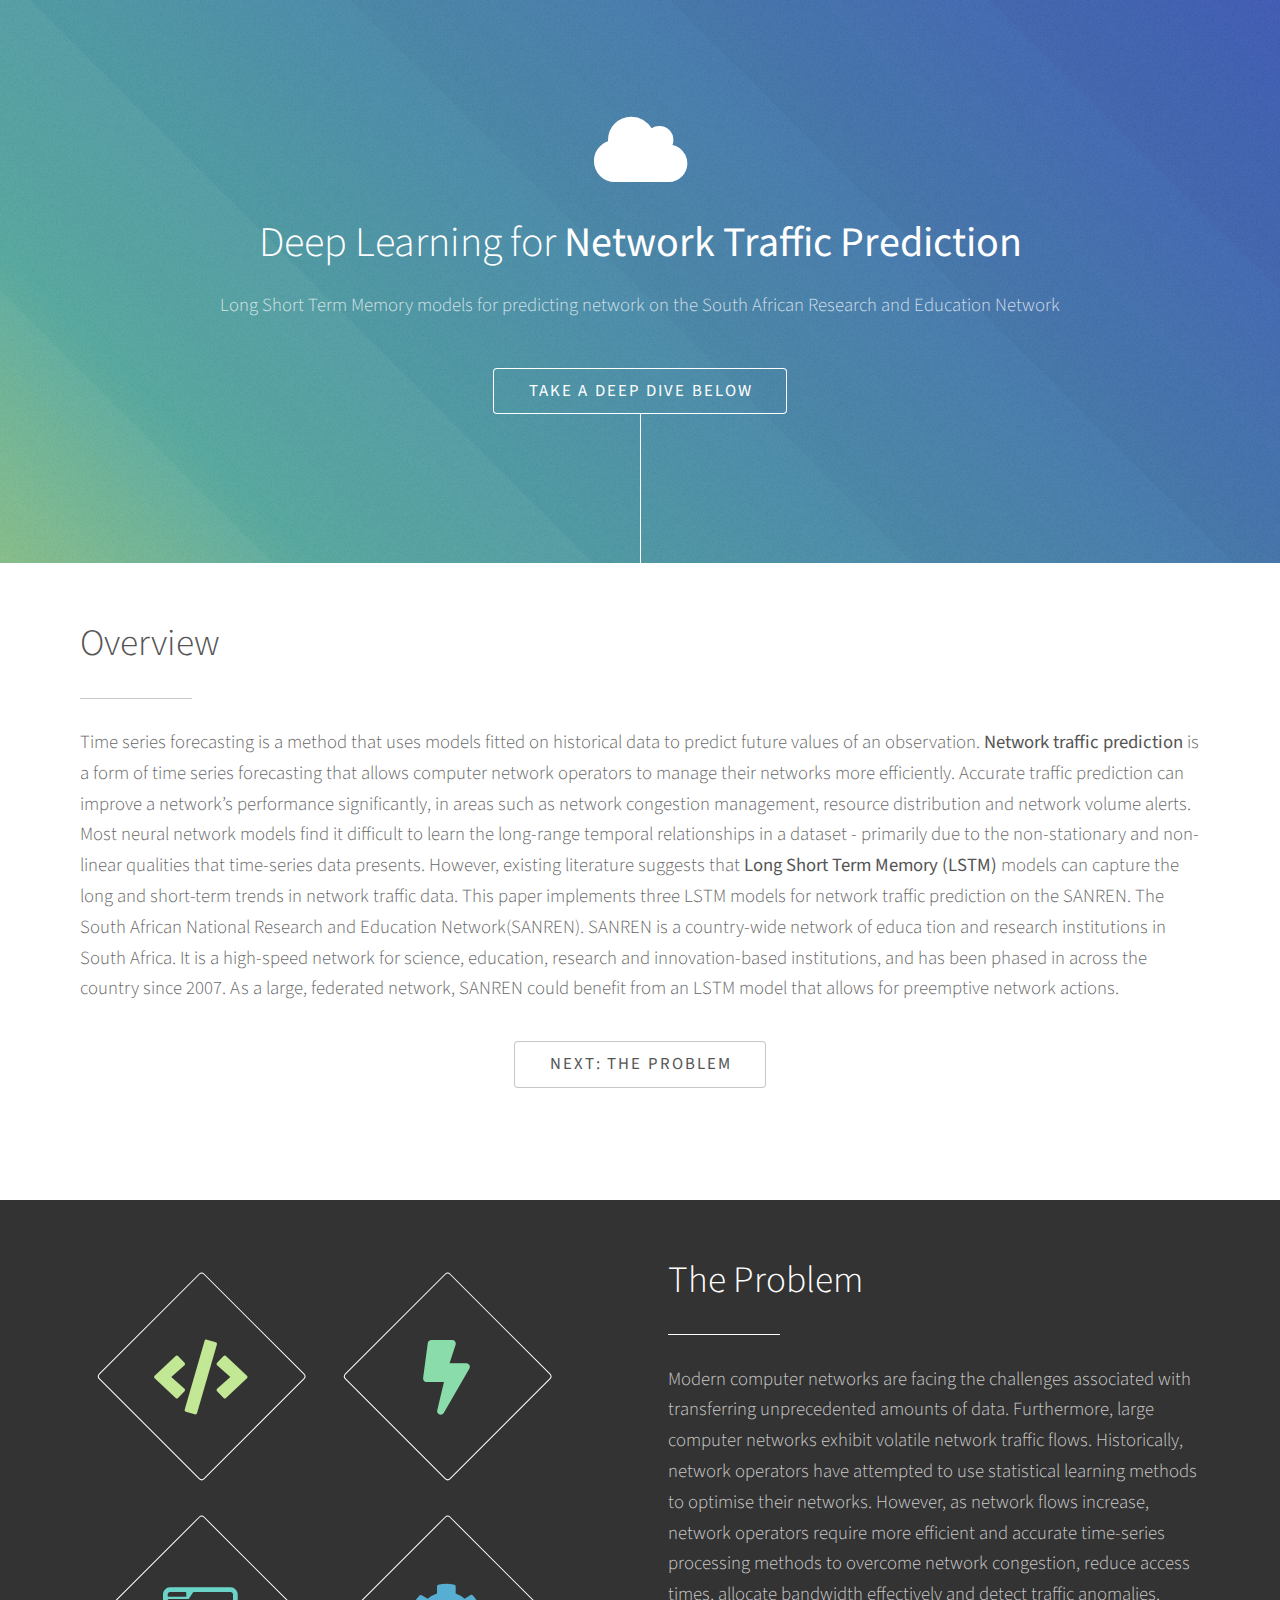
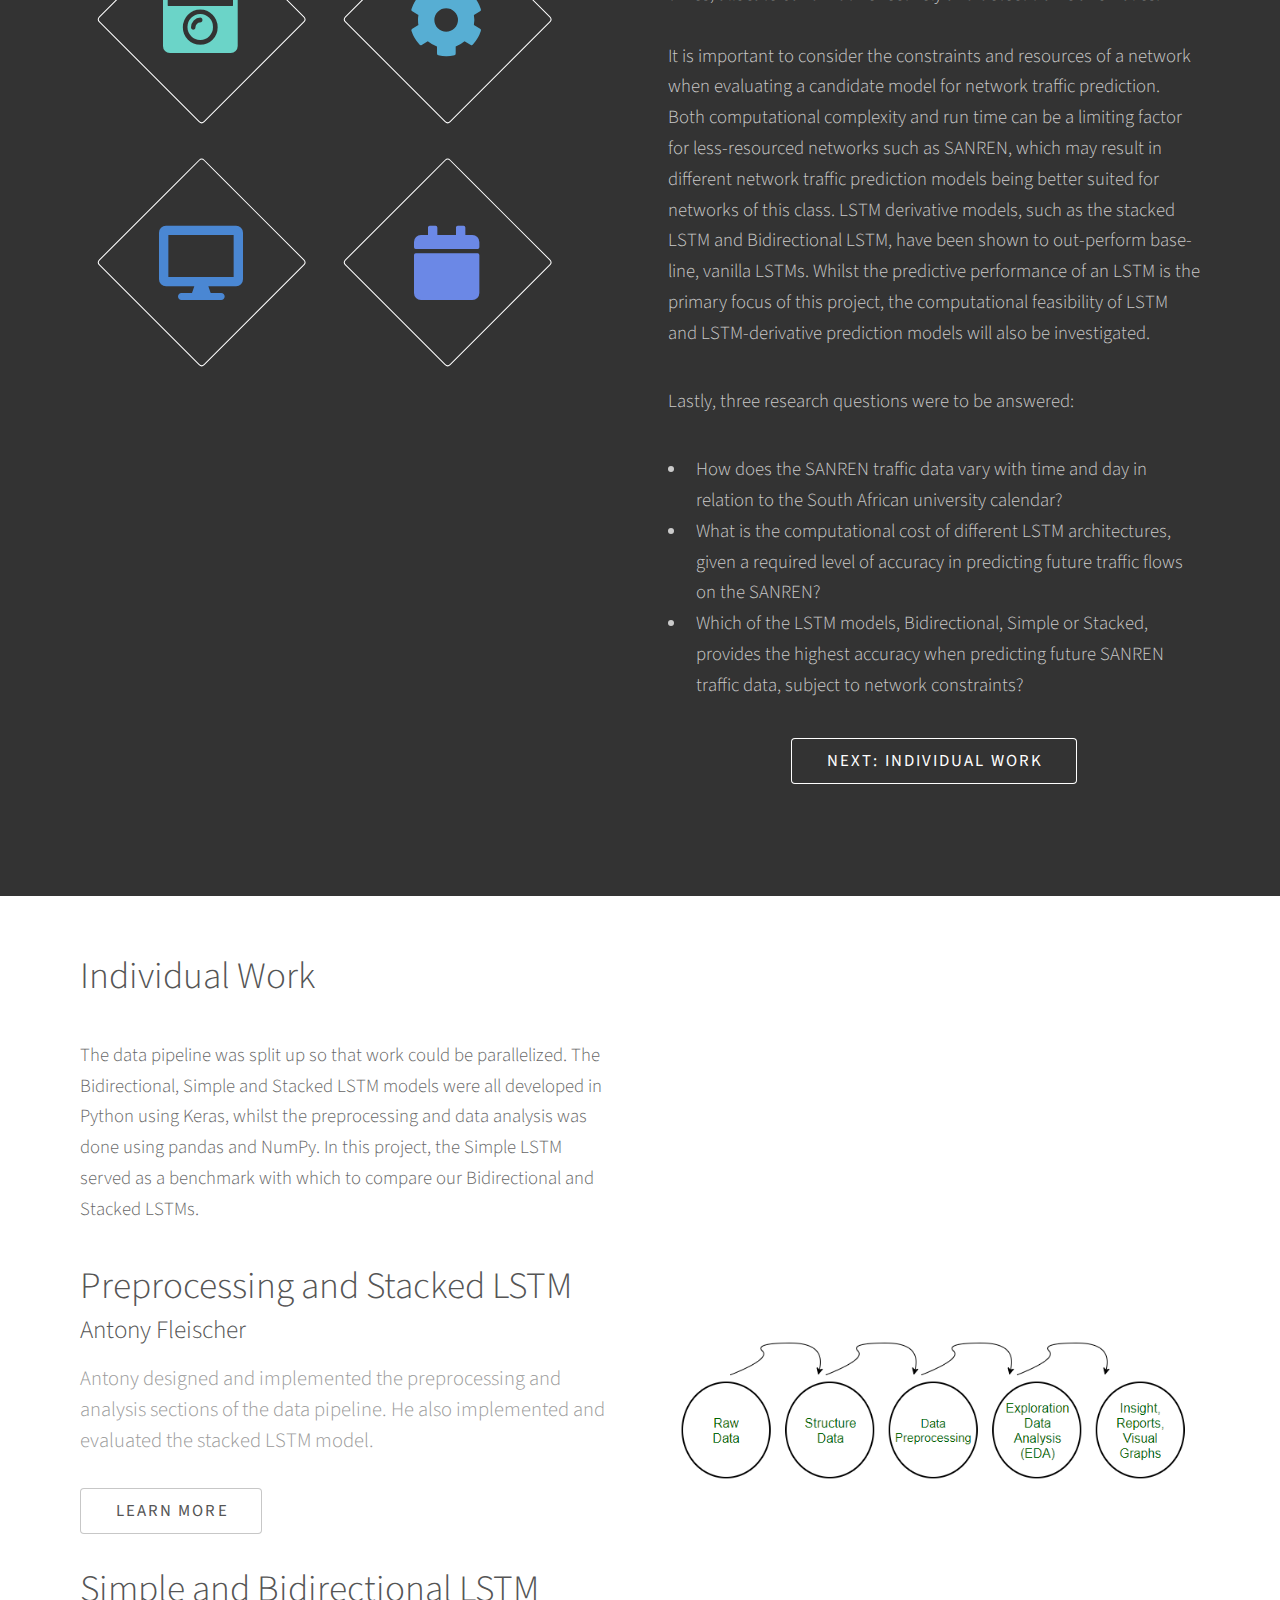
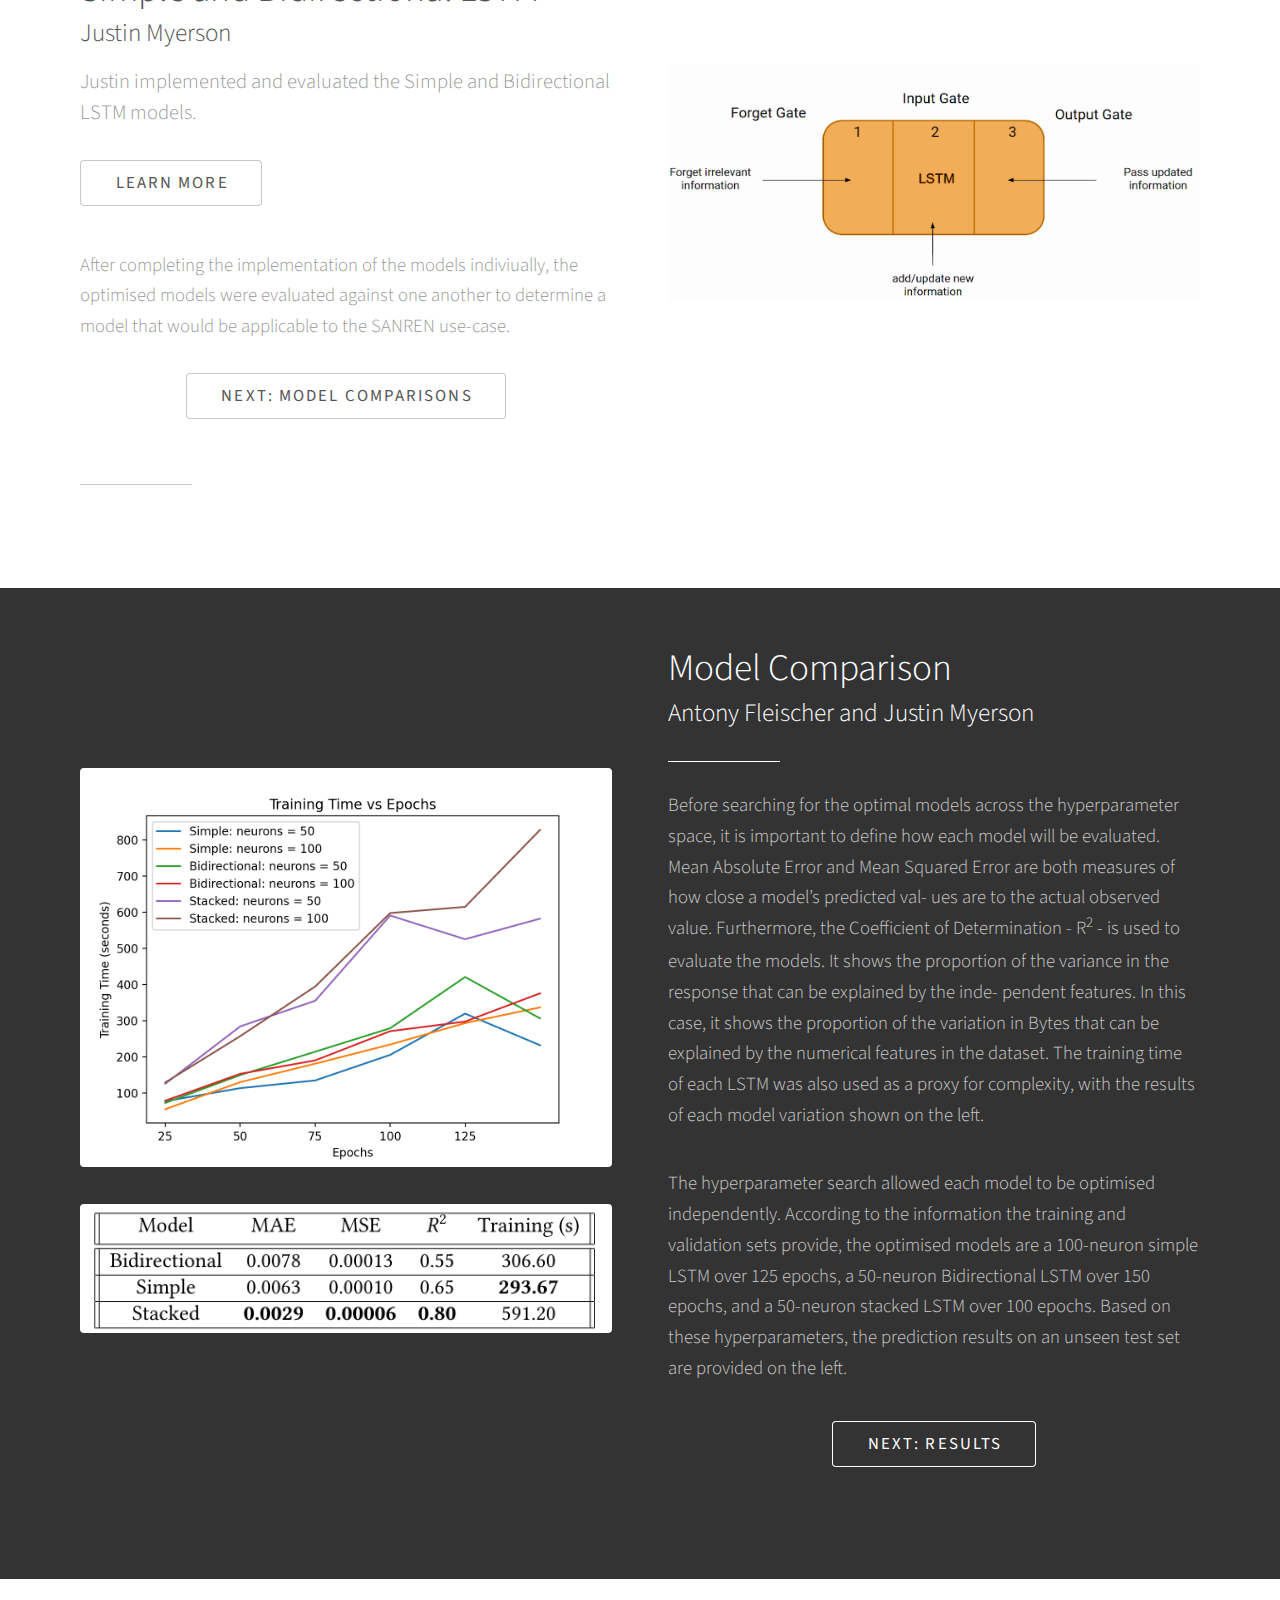
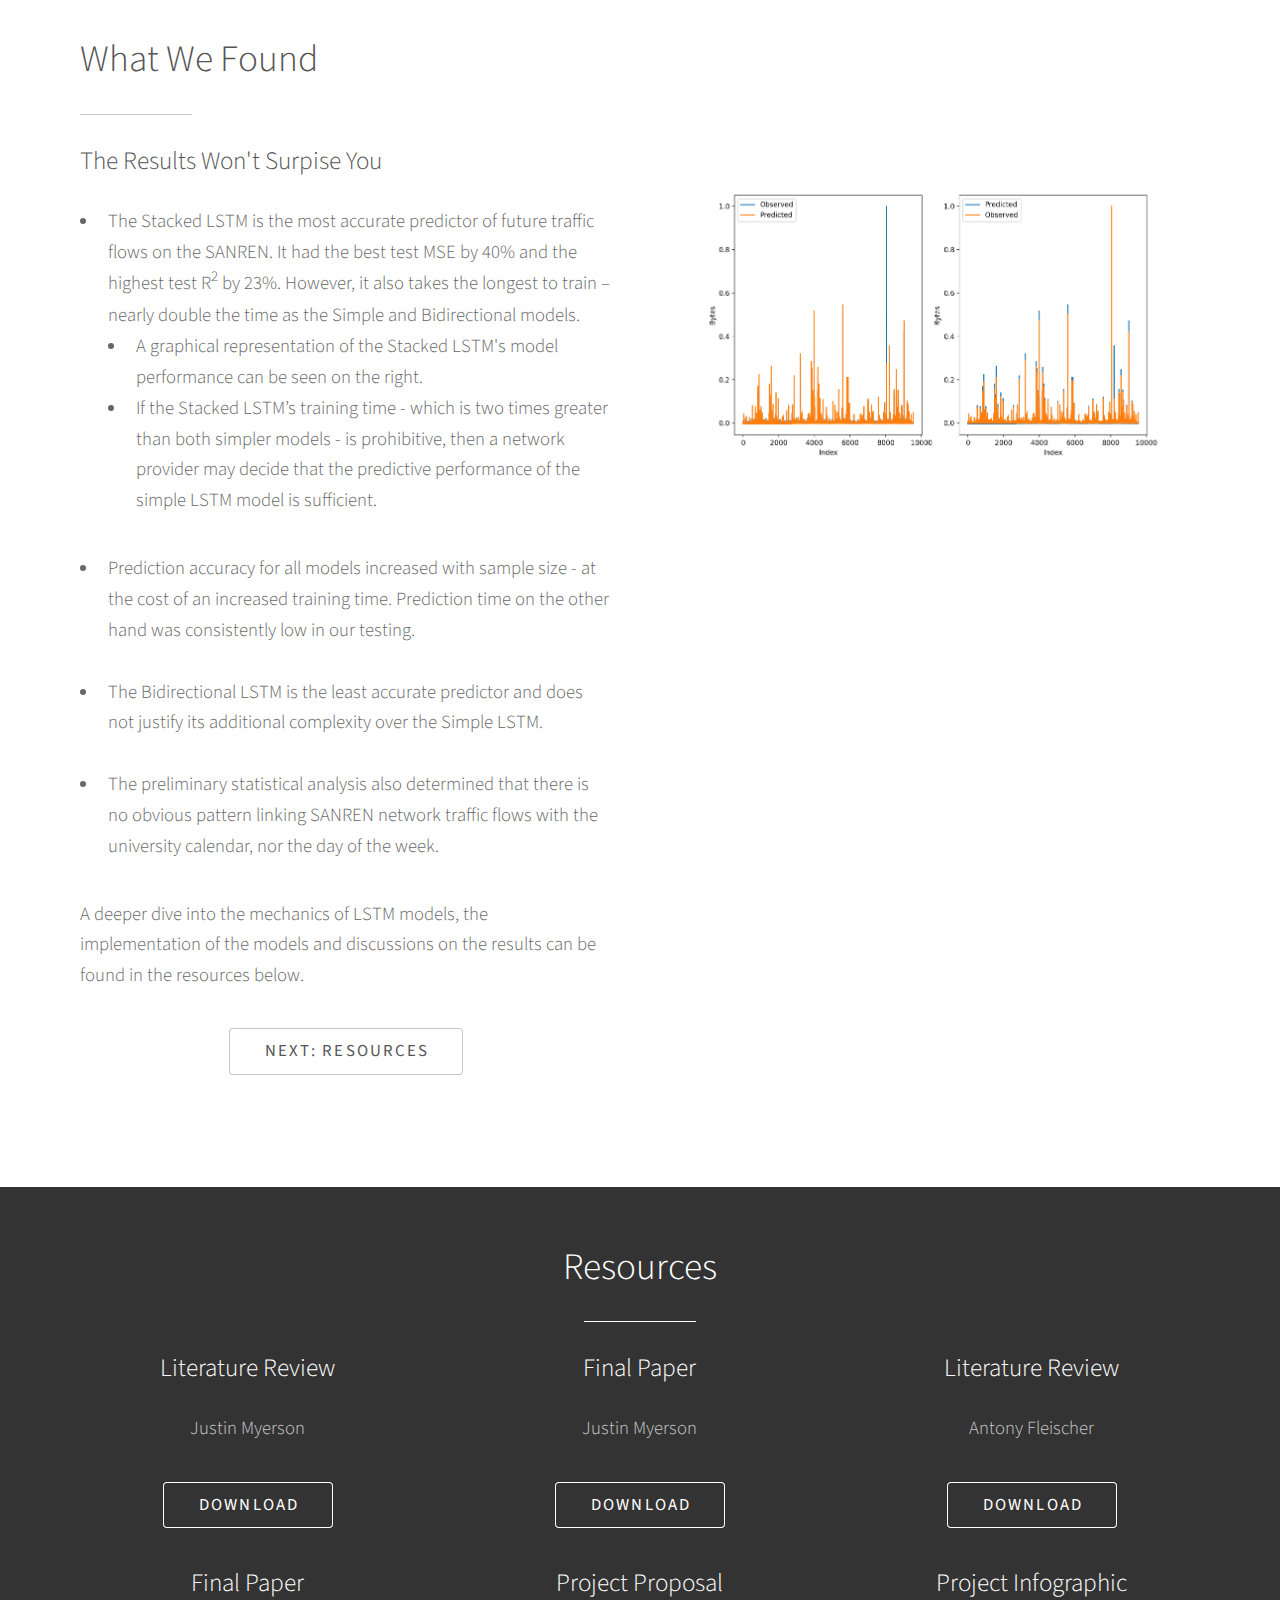
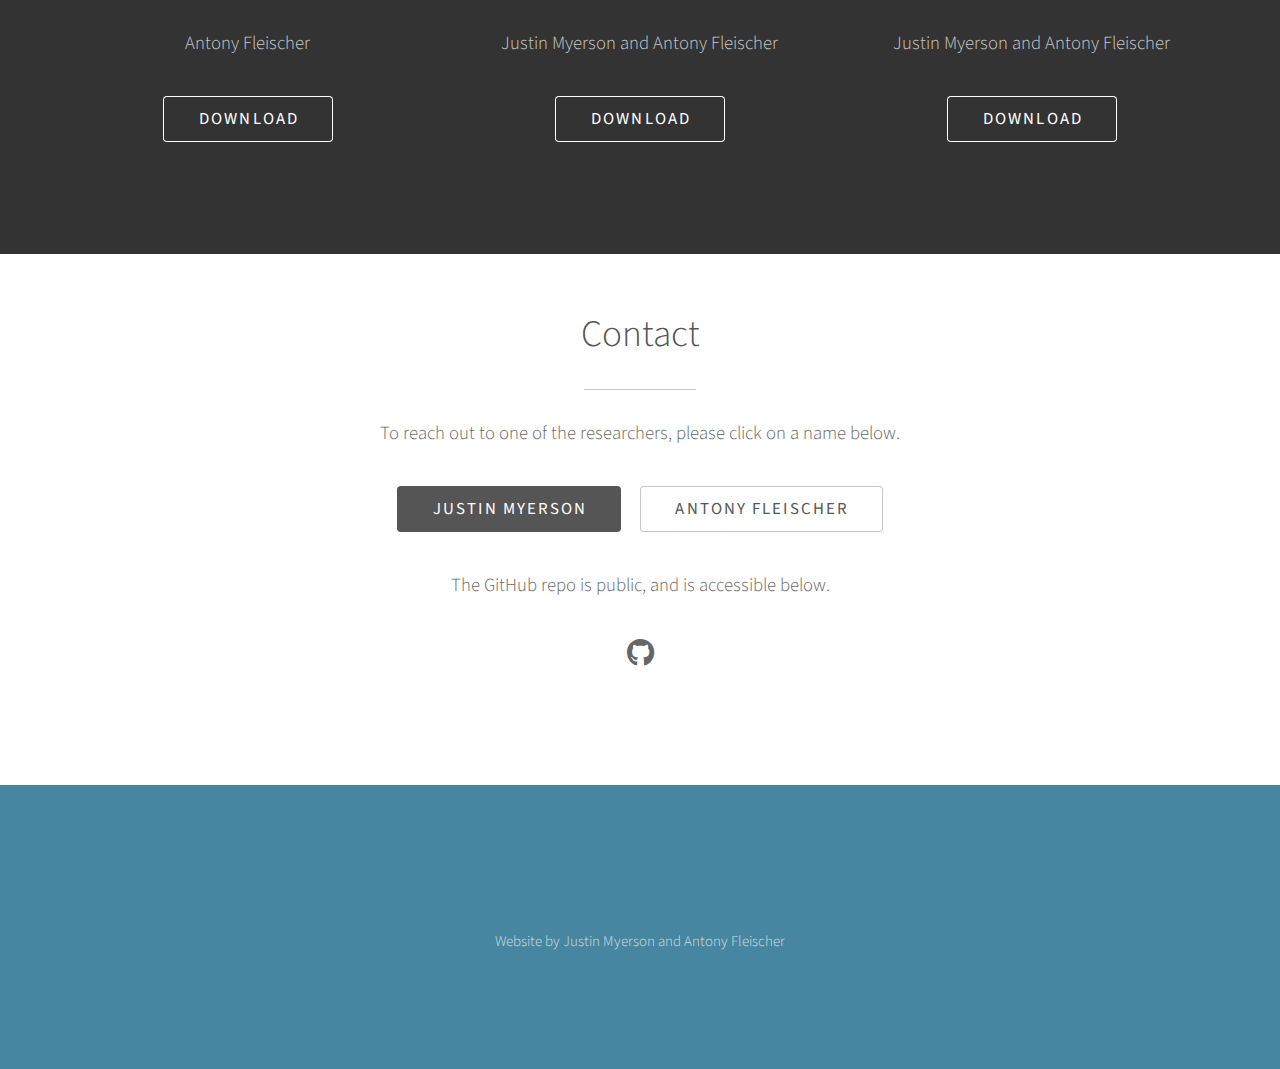
<file: index.html>
<!DOCTYPE HTML>
<html>

<head>
	<title>Deep Learning for Network Traffic Prediction</title>
	<meta charset="utf-8" />
	<meta name="viewport" content="width=device-width, initial-scale=1, user-scalable=no" />
	<link rel="stylesheet" href="assets/css/main.css" />
	<noscript>
		<link rel="stylesheet" href="assets/css/noscript.css" /></noscript>
</head>

<body class="is-preload">

	<!-- Header -->
	<section id="header">
		<div class="inner">
			<span class="icon solid major fa-cloud"></span>
			<h1>Deep Learning for <strong>Network Traffic Prediction</strong></h1>
			<p>Long Short Term Memory models for predicting network on the South African Research and Education Network
			</p>
			<ul class="actions special">
				<li><a href="#overview" class="button scrolly">Take a Deep Dive Below</a></li>
			</ul>
		</div>
	</section>

	<!-- Overview -->
	<section id="overview" class="main style1">
		<div class="container">
			<div class="row gtr-150">
				<div>
					<header class="major">
						<h2>Overview<br />
						</h2>
					</header>
					<p>
						Time series forecasting is a method that uses models fitted
						on historical data to predict future values of an observation.
						<strong>Network traffic prediction</strong> is a form of time series forecasting
						that allows computer network operators to manage their
						networks more efficiently. Accurate traffic prediction can
						improve a network’s performance significantly, in areas such
						as network congestion management, resource distribution
						and network volume alerts. Most neural network models
						find it difficult to learn the long-range temporal relationships
						in a dataset - primarily due to the non-stationary and
						non-linear qualities that time-series data presents. However,
						existing literature suggests that <strong>Long Short Term Memory
							(LSTM)</strong> models can capture the long and short-term trends
						in network traffic data. This paper implements three LSTM
						models for network traffic prediction on the SANREN. The South African
						National Research and Education Network(SANREN). SANREN is a country-wide network of educa
						tion and research institutions in South Africa. It is a
						high-speed network for science, education, research and
						innovation-based institutions, and has been phased in across
						the country since 2007. As a large, federated network,
						SANREN could benefit from an LSTM model that allows for
						preemptive network actions.
					</p>
					<ul class="actions special">
						<li><a href="#problem" class="button scrolly">Next: The Problem</a></li>
					</ul>
				</div>
			</div>
		</div>
	</section>

	<!-- The Problem -->
	<section id="problem" class="main style2">
		<div class="container">
			<div class="row gtr-150">
				<div class="col-6 col-12-medium">
					<ul class="major-icons">
						<li><span class="icon solid style1 major fa-code"></span></li>
						<li><span class="icon solid style2 major fa-bolt"></span></li>
						<li><span class="icon solid style3 major fa-camera-retro"></span></li>
						<li><span class="icon solid style4 major fa-cog"></span></li>
						<li><span class="icon solid style5 major fa-desktop"></span></li>
						<li><span class="icon solid style6 major fa-calendar"></span></li>
					</ul>
				</div>
				<div class="col-6 col-12-medium">
					<header class="major">
						<h2>The Problem</h2>
					</header>
					<p>
						Modern computer networks are facing the challenges associated with transferring unprecedented
						amounts of data.
						Furthermore, large computer networks exhibit
						volatile network traffic flows. Historically, network operators
						have attempted to use statistical learning
						methods to optimise their networks. However, as
						network flows increase, network operators
						require more efficient and accurate time-series processing
						methods to overcome network congestion, reduce access
						times, allocate bandwidth effectively and detect traffic anomalies.
				<br>
				<br>
						It is important to consider the constraints and resources of
						a network when evaluating a candidate model for network
						traffic prediction. Both computational complexity and run
						time can be a limiting factor for less-resourced networks
						such as SANREN, which may result in different network
						traffic prediction models being better suited for networks
						of this class. LSTM derivative models, such as the
						stacked LSTM and Bidirectional LSTM, have been shown to out-perform base-
						line, vanilla LSTMs. Whilst the predictive performance of an LSTM is the primary
						focus of this project, the computational feasibility of LSTM
						and LSTM-derivative prediction models will also be investigated.
					</p>
					<p>Lastly, three research questions were to be answered:</p> 
					<ul>
					<li>How does the SANREN traffic data vary with time and day in relation to the South African university calendar?</li>
					<li>What is the computational cost of different LSTM architectures, given a required level of accuracy in predicting future traffic flows on the SANREN?</li>
					<li>Which of the LSTM models, Bidirectional, Simple or Stacked, provides the highest accuracy when predicting future SANREN traffic data, subject to network constraints?</li>
					</ul>
					<ul class="actions special">
						<li><a href="#Simple" class="button scrolly">Next: Individual Work</a></li>
					</ul>


				</div>
			</div>
		</div>
	</section>

	<!-- Simple LSTM -->
	<section id="Simple" class="main style1">
		<div class="container">
			<div class="row gtr-150">
				<div class="col-6 col-12-medium">
					<h2>Individual Work</h2>
					<p>The data pipeline was split up so that work could be parallelized.
						The Bidirectional, Simple and Stacked LSTM models were all developed in Python using Keras,
						whilst the preprocessing
						and data analysis was done using pandas and NumPy. In this project, the Simple LSTM served as a
						benchmark with which to compare our Bidirectional and Stacked LSTMs.
					</p>
					<header class="major">
						<h2>Preprocessing and Stacked LSTM<br />
						</h2>
						<h3>Antony Fleischer</h3>
						<p>
							Antony designed and implemented the preprocessing and analysis sections of the data
							pipeline. He also implemented and
							evaluated the stacked LSTM model.
						</p>
						<br>
						<a href="stacked.html" class="button scrolly">Learn More</a>

						<br>
						<br>
							<h2>Simple and Bidirectional LSTM<br />
							</h2>
							<h3>Justin Myerson</h3>

						<p>
							Justin implemented and evaluated the Simple and Bidirectional LSTM models.
						</p>
						<br>
						
						<a href="simple-bi.html" class="button scrolly">Learn More</a>
						<br>
						<br>
						<p>After completing the implementation of the models indiviually, the optimised models were evaluated against one another to determine
								a model that would be applicable to the SANREN use-case.
							</p>
						<br>
						
						<ul class="actions special">
							<li><a href="#models" class="button scrolly">Next: Model Comparisons</a></li>
						</ul>

				</div>

				<div class="col-6 col-12-medium imp-medium">
					<br>
					<br>
					<br>
					<br>
					<br>
					<br>
					<br>
					<br>
					<br>
					<br>
					<br>
					<br>
					<span class="image fit"><img src="./images/pre.png" alt="" /></span>
					<br>
					<br>
					<br>
					<br>
					<span class="image fit"><img src="./images/lstm.png" alt="" /></span>
				</div>
			</div>
	</section>

	<!-- Hyperparameter Tuning -->
	<section id="models" class="main style2">
		<div class="container">
			<div class="row gtr-150">
				<div class="col-6 col-12-medium">
					<br>
					<br>
					<br>
					<br>
					
					<span class="image fit"><img src="./images/TrainingvsEpochs.png" alt="" /></span>

						<span class="image fit"><img src="./images/results.png" alt="" /></span>
						
				</div>
				<div class="col-6 col-12-medium">
					<header class="major">
						<h2>Model Comparison<br /></h2>
						<h3>Antony Fleischer and Justin Myerson</h3>
					</header>

					<p>
							Before searching for the optimal models across the hyperparameter space, it is important
							to define how each model will be evaluated. Mean Absolute Error and Mean Squared Error are both measures of how close a model’s predicted val-
							ues are to the actual observed value. Furthermore, the Coefficient of Determination - R<sup>2</sup> - is
							used to evaluate the models. It shows the proportion of the
							variance in the response that can be explained by the inde-
							pendent features. In this case, it shows the proportion of the
							variation in Bytes that can be explained by the numerical
							features in the dataset. The training time of each LSTM was also used as a proxy for complexity, with the results of each model
						variation shown on the left.</p>
					<p>
							The hyperparameter search allowed each model to be optimised independently. According to the information the
							training and validation sets provide, the optimised models
							are a 100-neuron simple LSTM over 125 epochs, a 50-neuron
							Bidirectional LSTM over 150 epochs, and a 50-neuron stacked
							LSTM over 100 epochs. Based on these hyperparameters, the
							prediction results on an unseen test set are provided on the left. 
					</p>

					<ul class="actions special">
						<li><a href="#results" class="button scrolly">Next: Results</a></li>
					</ul>

				</div>
			</div>
		</div>
	</section>

	<!-- Results -->
	<section id="results" class="main style1">
		<div class="container">
			<div class="row gtr-150">
				<div class="col-6 col-12-medium">
					<header class="major">
						<h2>What We Found<br />
						</h2>
					</header>
					<h3>The Results Won't Surpise You</h3>
					<ul>
						<li>
							The Stacked LSTM is the most accurate predictor of future traffic flows on the SANREN. It
							had the best test MSE by 40% and the highest test R<sup>2</sup> by 23%. ​However, it also takes the
							longest to train –
							nearly double the time as the Simple and Bidirectional models. ​
							<ul>
								<li>A graphical representation of the Stacked LSTM's model performance can be seen on the right.</li>
								<li>If the Stacked LSTM’s
										training time - which is two times greater than both simpler
										models - is prohibitive, then a network provider may decide
										that the predictive performance of the simple LSTM model
										is sufficient.</li>
							</ul>
						</li>
						<li>
							Prediction accuracy for all models increased with sample size - at the cost of an increased
							training time.​ Prediction time on the other hand was
							consistently low in our testing.
						</li>
						<br>
						<li>
							The Bidirectional LSTM is the least accurate predictor and does not justify its additional
							complexity over the Simple LSTM.​
						</li>
						<br>
						<li>
							The preliminary statistical analysis also determined that there is no obvious pattern
							linking SANREN network traffic flows with the university calendar, nor the day of the week.
						</li>
					</ul>

					<p>A deeper dive into the mechanics of LSTM models, the implementation of the models and discussions on the results can be
						found in the resources below.
					</p>
					<ul class="actions special">
							<li><a href="#resources" class="button scrolly">Next: Resources</a></li>
						</ul>
				</div>

				<div class="col-6 col-12-medium imp-medium">
						<br>
						<br>
						<br>
						<br>
					<span class="image fit"><img src="./images/StackedPredObs.png" alt="Stacked LSTM predictions" /></span>
					
				</div>
			</div>
	</section>

	<!-- Resources -->
	<section id="resources" class="main style2 special">
		<div class="container">
			<header class="major">
				<h2>Resources</h2>
			</header>
			<div class="row gtr-150">
				<div class="col-4 col-12-medium">
					<h3>Literature Review</h3>
					<p>Justin Myerson</p>
					<ul class="actions special">
						<li><a href="assets\documents\DL4NTP___Literature_Review_Final.pdf" class="button" target="_blank"
								download>Download</a></li>
					</ul>
				</div>
				<div class="col-4 col-12-medium">
					<h3>Final Paper</h3>
					<p>Justin Myerson</p>
					<ul class="actions special">
						<li><a href="assets\documents\DL4NTP Justin Final Paper.pdf" class="button" target="_blank"
								download>Download</a></li>
					</ul>
				</div>
				<div class="col-4 col-12-medium">
					<h3>Literature Review</h3>
					<p>Antony Fleischer</p>
					<ul class="actions special">
						<li><a href="assets/documents/DL4NTP_Literature_Review_FLSANT005.pdf" class="button" target="_blank"
								download>Download</a></li>
					</ul>
				</div>
			</div>
			<div class="row gtr-150">
				<div class="col-4 col-12-medium">
					<h3>Final Paper</h3>
					<p>Antony Fleischer</p>
					<ul class="actions special">
						<li><a href="assets/documents/FLSANT005_DL4NTP.pdf" class="button" target="_blank"
								download>Download</a></li>
					</ul>
				</div>
				<div class="col-4 col-12-medium">
					<h3>Project Proposal</h3>
					<p>Justin Myerson and Antony Fleischer</p>
					<ul class="actions special">
						<li><a href="assets\documents\DL4NTP Final Proposal.pdf" class="button" target="_blank" download>Download</a>
						</li>
					</ul>
				</div>
				<div class="col-4 col-12-medium">
						<h3>Project Infographic</h3>
						<p>Justin Myerson and Antony Fleischer</p>
						<ul class="actions special">
							<li><a href="assets/documents/DL4NTP - Poster.pdf" class="button" target="_blank" download>Download</a>
							</li>
						</ul>
					</div>
			</div>
		</div>
	</section>

	<!-- Contact -->
	<section id="contact" class="main style1 special">
		<div class="container">
			<header class="major">
				<h2>Contact</h2>
			</header>
			<p>To reach out to one of the researchers, please click on a name below. </p>
			<ul class="actions special">
				<li><a href="mailto:myrjus002@myuct.ac.za" class="button wide primary">Justin Myerson</a></li>
				<li><a href="mailto:flsant005@myuct.ac.za" class="button wide">Antony Fleischer</a></li>
			</ul>
			<p>The GitHub repo is public, and is accessible below.</p>
			<ul class="icons">
				<li><a href="https://github.com/fle1scha/Deep-Learning-Network-Traffic-Prediction"
						class="icon brands alt fa-github" target="_blank"><span class="label">GitHub</span></a></li>
			</ul>
		</div>
	</section>

	<!-- Footer -->
	<section id="footer">
		<ul class="copyright">
			<li>Website by Justin Myerson and Antony Fleischer</li>
		</ul>
	</section>

	<!--
	
-->
	<!-- Scripts -->
	<script src="assets/js/jquery.min.js"></script>
	<script src="assets/js/jquery.scrolly.min.js"></script>
	<script src="assets/js/browser.min.js"></script>
	<script src="assets/js/breakpoints.min.js"></script>
	<script src="assets/js/util.js"></script>
	<script src="assets/js/main.js"></script>

</body>

</html>
</file>
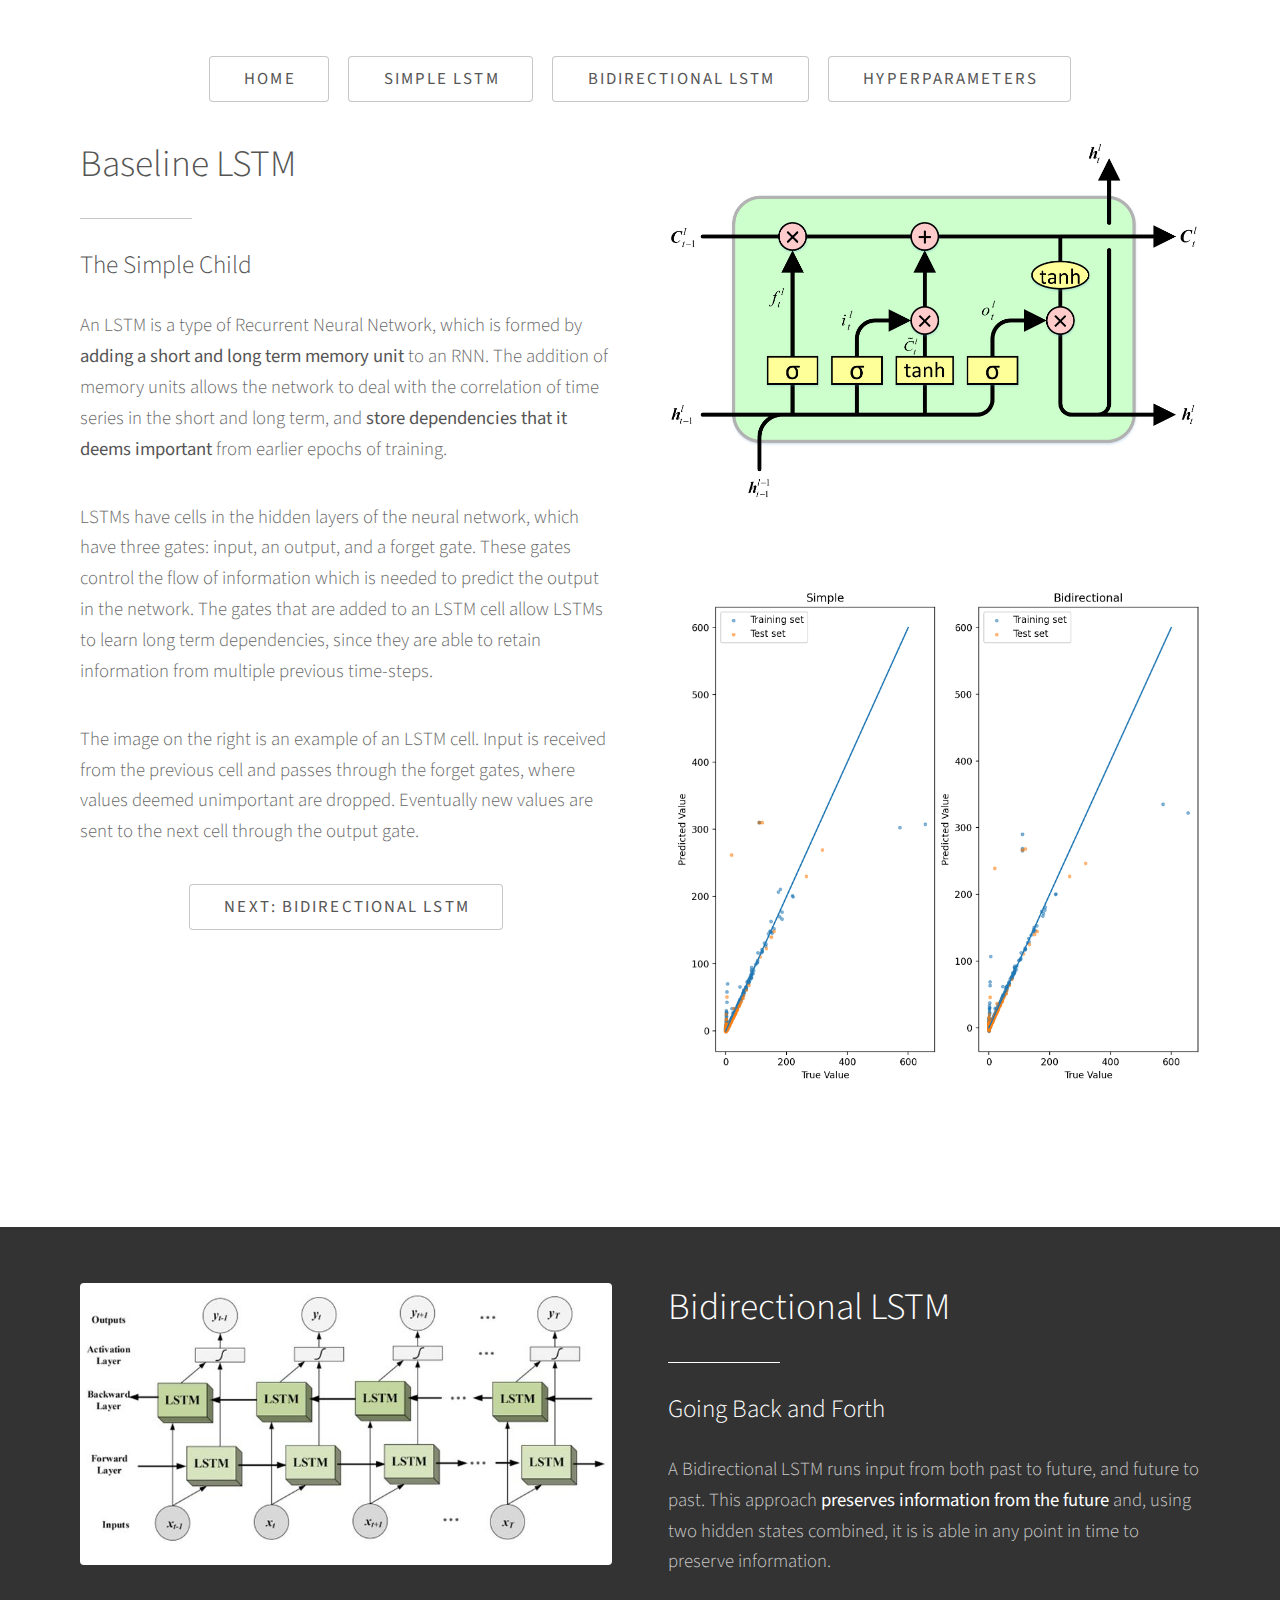
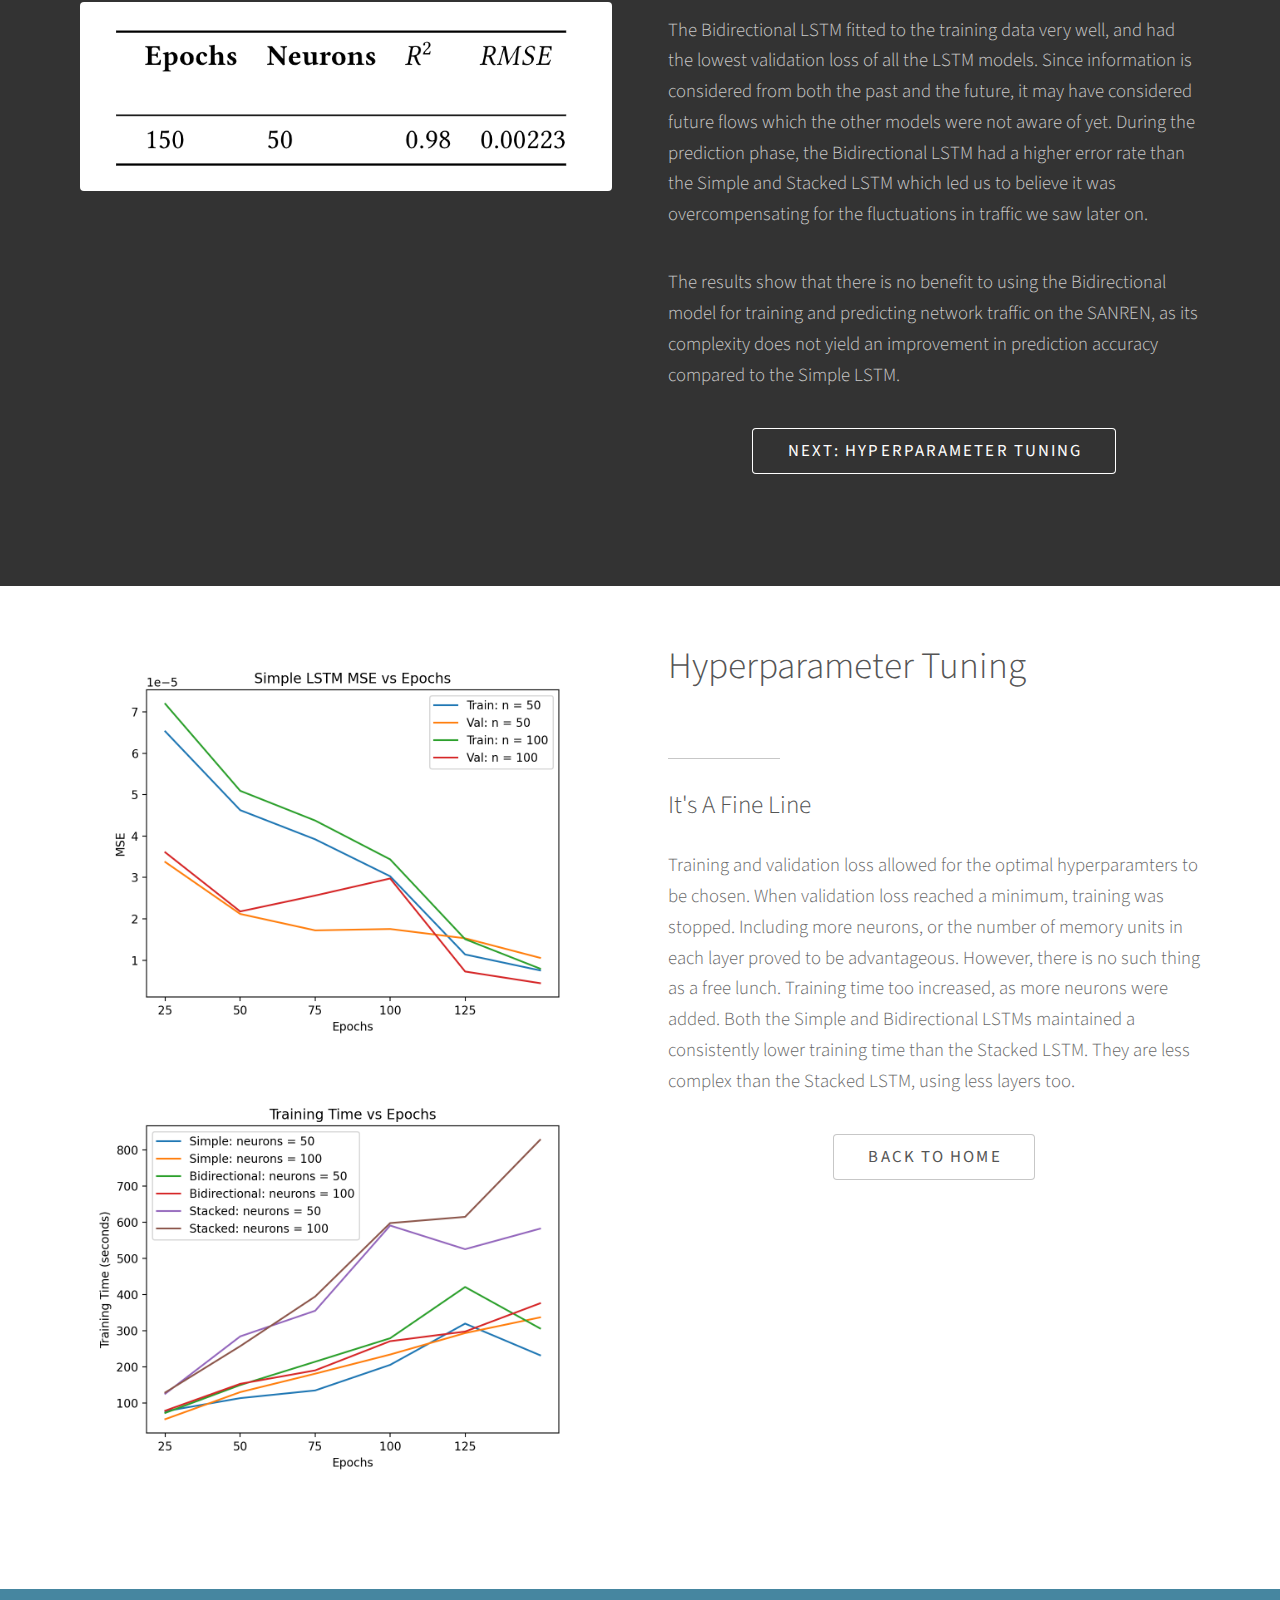
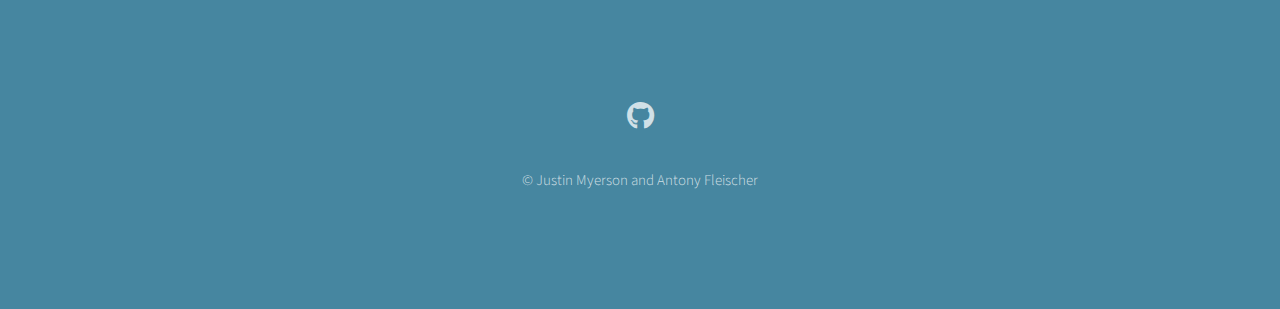
<file: simple-bi.html>
<!DOCTYPE HTML>

<html>

<head>
	<title>Deep Learning for Network Traffic Prediction</title>
	<meta charset="utf-8" />
	<meta name="viewport" content="width=device-width, initial-scale=1, user-scalable=no" />
	<link rel="stylesheet" href="assets/css/main.css" />
	<noscript>
		<link rel="stylesheet" href="assets/css/noscript.css" /></noscript>
</head>

<body class="is-preload">

	<!-- Simple LSTM -->
	<section id="simple" class="main style1">
		<div class="container">
			<div class="inner">
				<ul class="actions special">
					<li><a href="index.html" class="button scrolly">Home</a></li>
					<li><a href="#simple" class="button scrolly">Simple LSTM</a></li>
					<li><a href="#bi" class="button scrolly">Bidirectional LSTM</a></li>
					<li><a href="#hyper" class="button scrolly">Hyperparameters</a></li>
				</ul>
			</div>
			<div class="row gtr-150">
				<div class="col-6 col-12-medium">
					<header class="major">
						<h2>Baseline LSTM<br />
						</h2>
					</header>
					<h3>The Simple Child</h3>
					<p>
						An LSTM is a type of Recurrent Neural Network, which is formed by <strong> adding a short and long term
						memory unit </strong> to an RNN.
						The addition of memory units allows the network to deal with the correlation of time series in
						the short and long term,
						and <strong> store dependencies that it deems important </strong> from earlier epochs of training.
					</p>
					<p>
						LSTMs have cells in the hidden layers of the neural network, which have three gates: input, an
						output, and a forget gate.
						These gates control the flow of information which is needed to predict the output in the
						network.
						The gates that are added to an LSTM cell allow LSTMs to learn long term dependencies, since they
						are able to retain information from multiple previous time-steps.
					</p>
					<p>
						The image on the right is an example of an LSTM cell.
						Input is received from the previous cell and passes through the forget gates, where values
						deemed unimportant are dropped.
						Eventually new values are sent to the next cell through the output gate.
					</p>
					<ul class="actions special">
							<li><a href="#bi" class="button scrolly">Next: Bidirectional LSTM</a></li>
						</ul>
				</div>
				<div class="col-6 col-12-medium imp-medium">
					<span class="image fit"><img src="./images/RHNrZ.jpeg" alt="" /></span>
					<span class="image fit"><img src="./images/t.png" alt="" /></span>
				</div>
			</div>
	</section>

	<!-- Preliminary Data Analysis -->
	<section id="bi" class="main style2">
		<div class="container">
			<div class="row gtr-150">
				<div class="col-6 col-12-medium imp-medium">
					<span class="image fit"><img src="./images/bi.jpeg" alt="" /></span>
					<span class="image fit"><img src="./images/bi-table.png" alt="" /></span>
				</div>
				<div class="col-6 col-12-medium">
					<header class="major">
						<h2>Bidirectional LSTM<br />
						</h2>
					</header>
					<h3>Going Back and Forth</h3>
					<p>
						A Bidirectional LSTM runs input from both past to future, and future to past.
						This approach <strong> preserves information from the future </strong> and, using two hidden states combined,
						it is is able in any point in time to preserve information.
					</p>
					<p>
						The Bidirectional LSTM fitted to the training data very well, and had the lowest validation loss
						of all the LSTM models.
						Since information is considered from both the past and the future, it may have considered future
						flows which the other models were not aware of yet.
						During the prediction phase, the Bidirectional LSTM had a higher error rate than the Simple and
						Stacked LSTM which led us to believe it was overcompensating for the fluctuations in traffic we saw later on.
					</p>
					<p>The results show that there is no benefit to using the Bidirectional model for training and
						predicting network traffic on the SANREN,
						as its complexity does not yield an improvement in prediction accuracy compared to the Simple
						LSTM.</p>
						<ul class="actions special">
								<li><a href="#hyper" class="button scrolly">Next: Hyperparameter Tuning</a></li>
							</ul>
				</div>
			</div>
		</div>
	</section>

	<!-- Stacked LSTM -->
	<section id="hyper" class="main style1">
		<div class="container">
			<div class="row gtr-150">
				<div class="col-6 col-12-medium imp-medium">
					<span class="image fit"><img src="./images/SimpleMSEvsEpochs.png" alt="" /></span>
					<span class="image fit"><img src="./images/TrainingvsEpochs.png" alt="" /></span>
				</div>
				<div class="col-6 col-12-medium">
				
					<h2>Hyperparameter Tuning</h2>
						<header class="major">
					</header>
					<h3>It's A Fine Line</h3>
					<p>
						Training and validation loss allowed for the optimal hyperparamters to be chosen.
						When validation loss reached a minimum, training was stopped. Including more neurons, or the number of memory units
						in each layer proved to be advantageous. However, there is no such thing as a free lunch. Training time too increased, as more neurons were added.
						Both the Simple and Bidirectional LSTMs maintained a consistently lower training time than the Stacked LSTM. They are less complex than the Stacked LSTM,
					using less layers too. 
					</p>
					<ul class="actions special">
						<li><a href="index.html#models" class="button scrolly">Back to Home</a></li>
					</ul>
				</div>
			</div>
		</div>
	</section>

	<!-- Footer -->
	<section id="footer">
		<ul class="icons">
			<li><a href="https://github.com/fle1scha/Deep-Learning-Network-Traffic-Prediction"
					class="icon brands alt fa-github"><span class="label">GitHub</span></a></li>
		</ul>
		<ul class="copyright">
			<li>&copy; Justin Myerson and Antony Fleischer</li>
		</ul>
	</section>

	<!-- Scripts -->
	<script src="assets/js/jquery.min.js"></script>
	<script src="assets/js/jquery.scrolly.min.js"></script>
	<script src="assets/js/browser.min.js"></script>
	<script src="assets/js/breakpoints.min.js"></script>
	<script src="assets/js/util.js"></script>
	<script src="assets/js/main.js"></script>

</body>

</html>
</file>
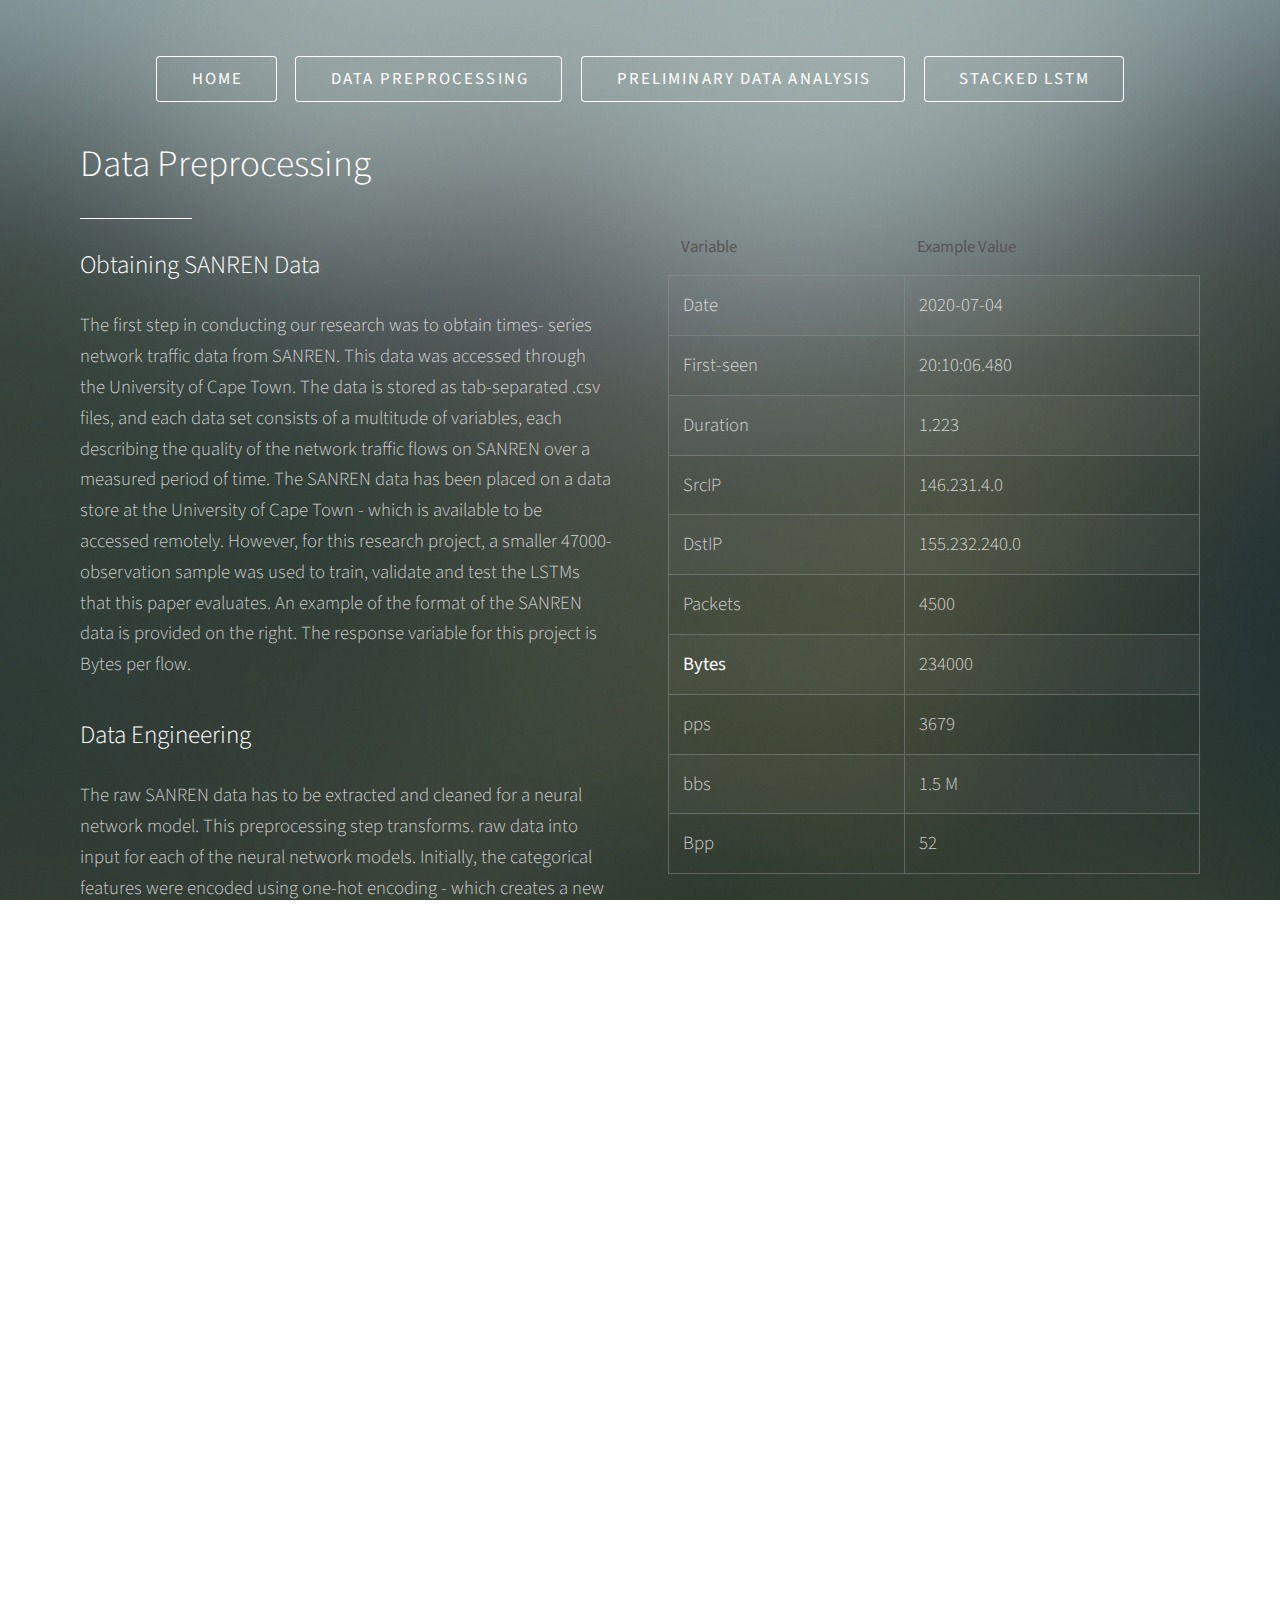
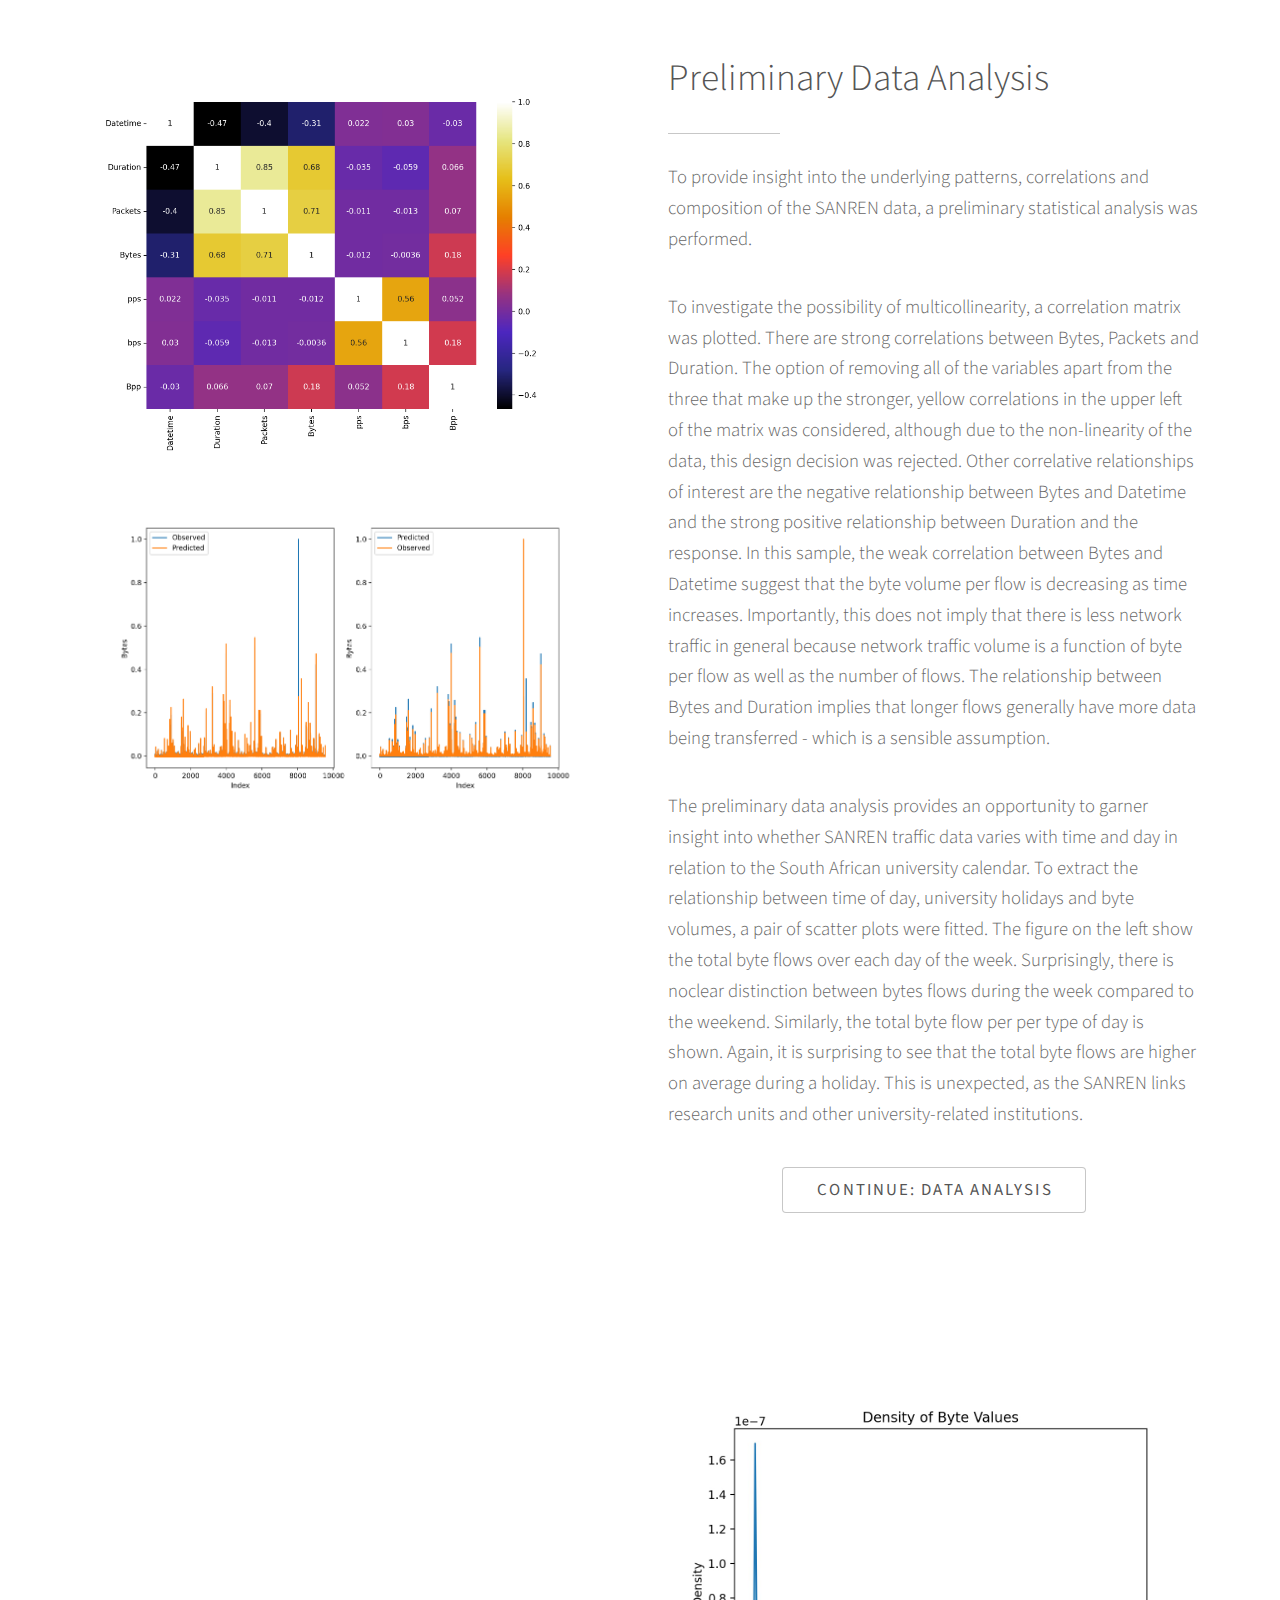
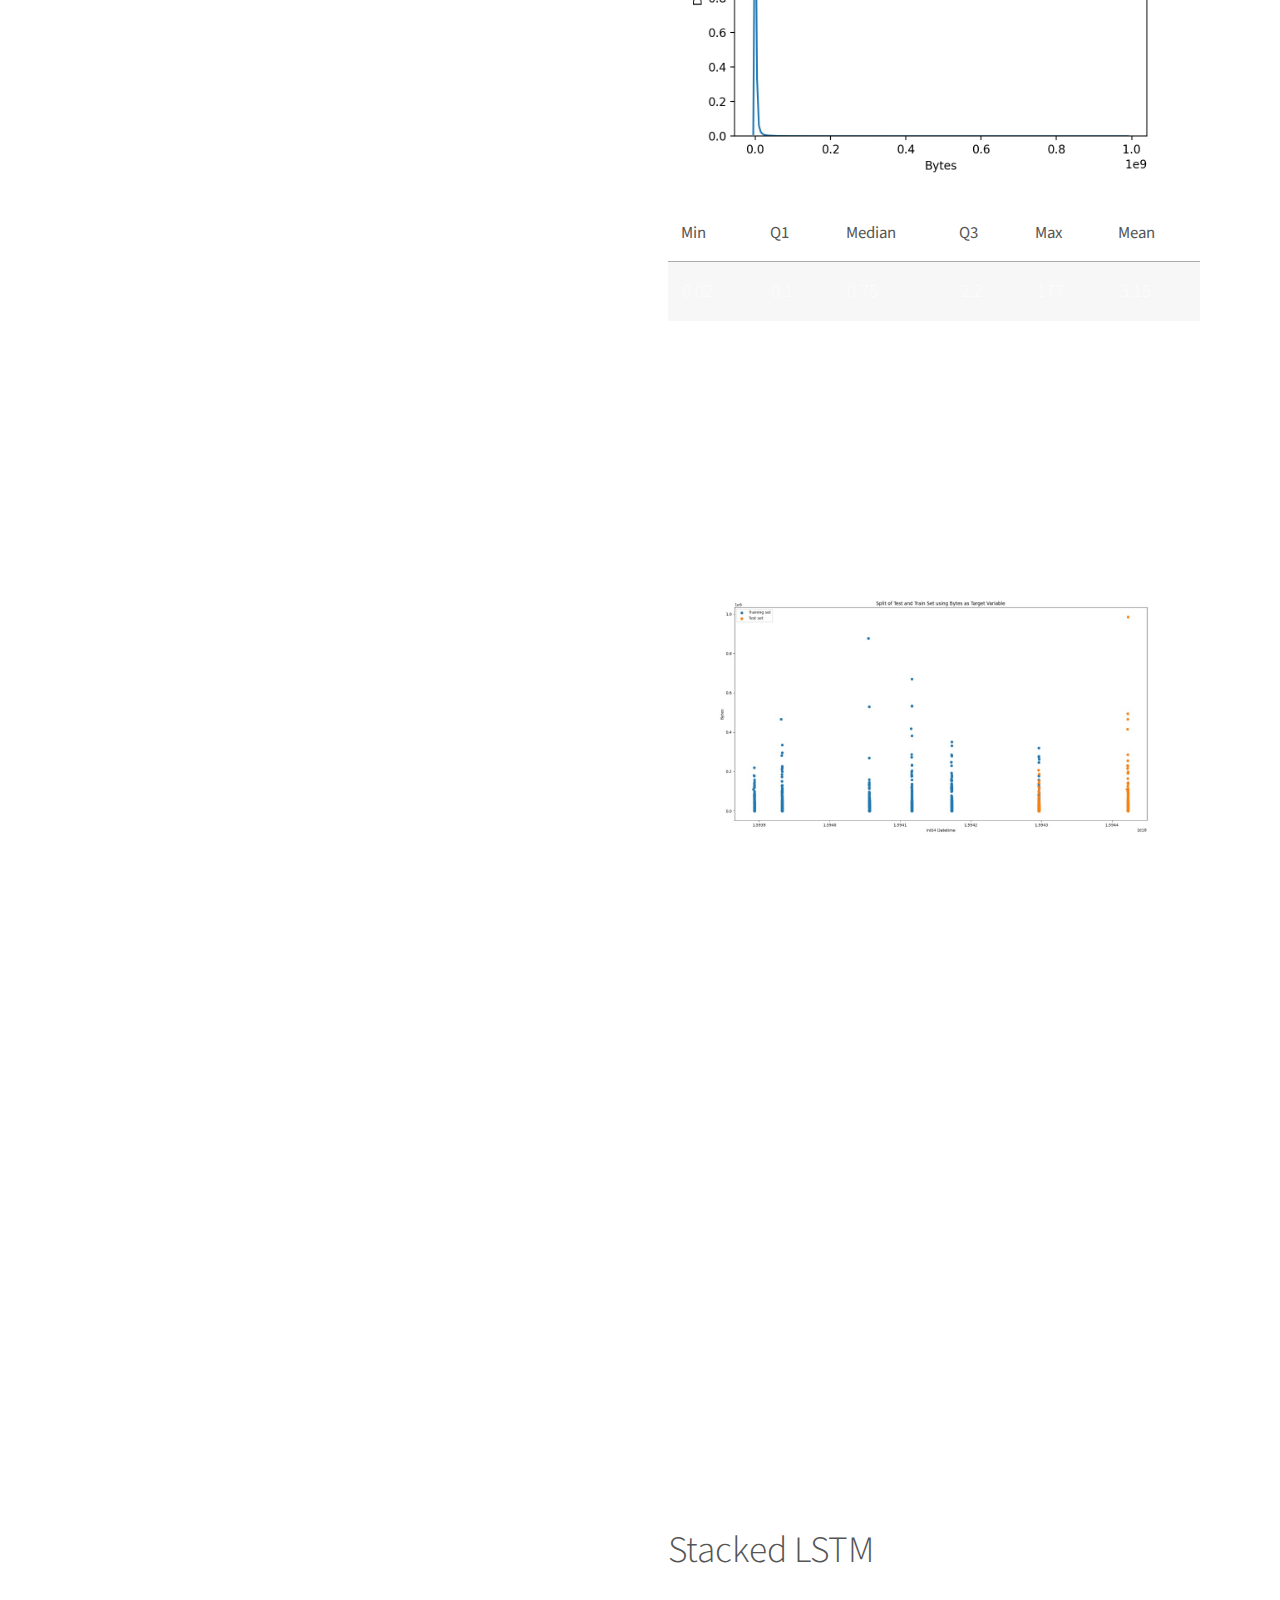
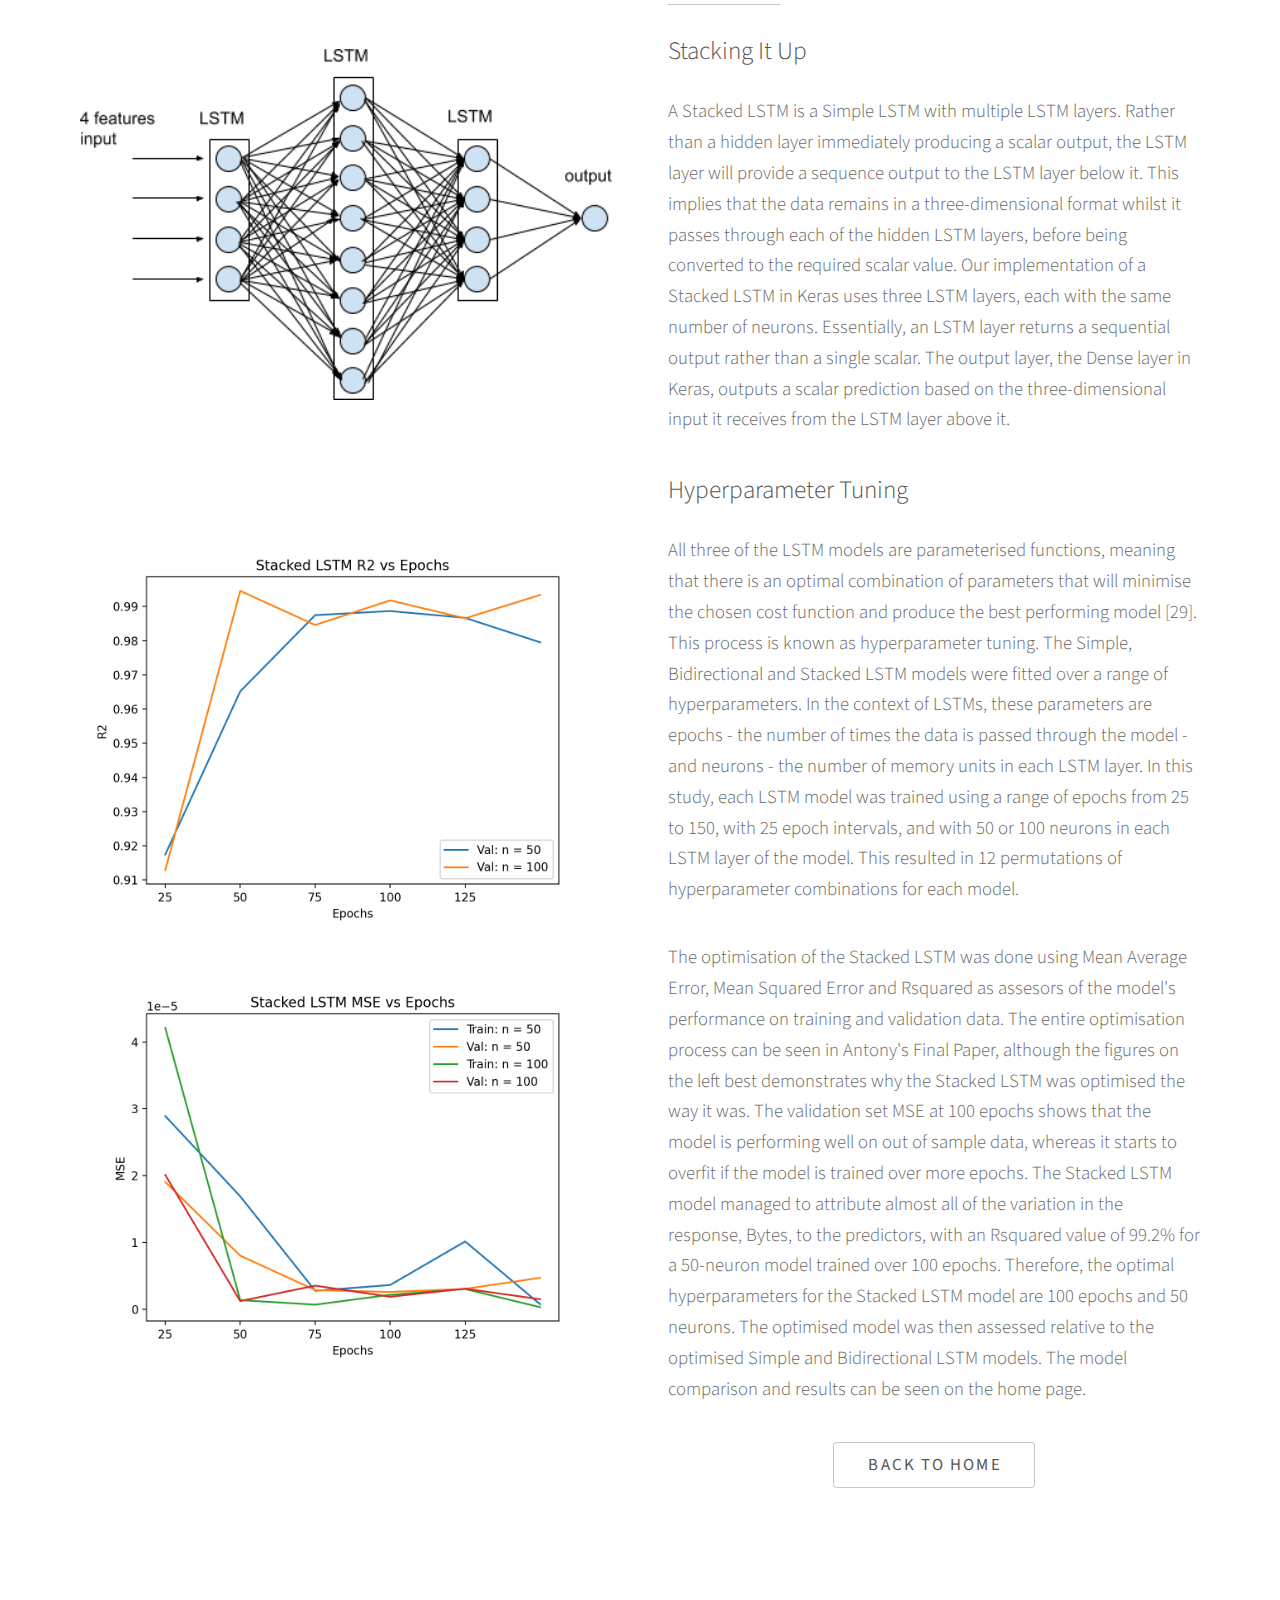
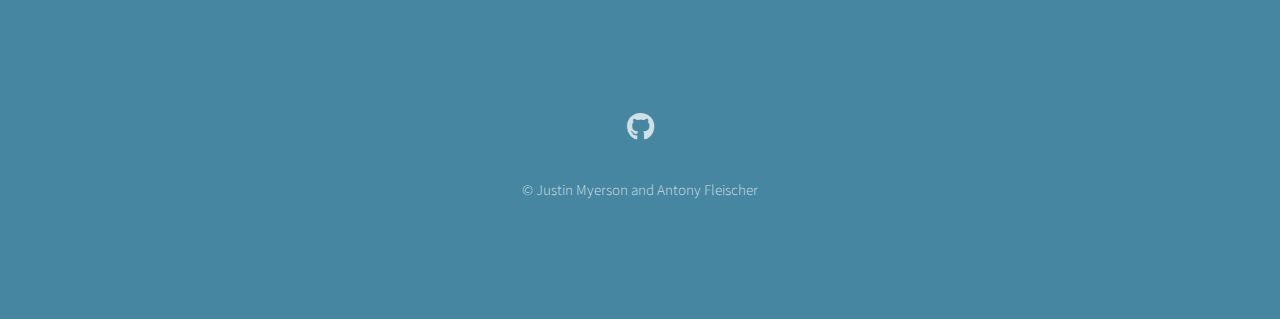
<file: stacked.html>
<!DOCTYPE HTML>
<html>

<head>
	<title>Deep Learning for Network Traffic Prediction</title>
	<meta charset="utf-8" />
	<meta name="viewport" content="width=device-width, initial-scale=1, user-scalable=no" />
	<link rel="stylesheet" href="assets/css/main.css" />
	<noscript>
		<link rel="stylesheet" href="assets/css/noscript.css" /></noscript>
</head>

<body class="is-preload">


	<!-- Data Preprocessing -->
	<section id="datap" class="main style2">
		<div class="container">
			<div class="inner">
				<ul class="actions special">
					<li><a href="index.html" class="button scrolly">Home</a></li>
					<li><a href="#datap" class="button scrolly">Data Preprocessing</a></li>
					<li><a href="#prelim" class="button scrolly">Preliminary Data Analysis</a></li>
					<li><a href="#Stacked" class="button scrolly">Stacked LSTM</a></li>
				</ul>
			</div>
			<div class="row gtr-150">
				<div class="col-6 col-12-medium">
					<header class="major">
						<h2>Data Preprocessing<br />
						</h2>
					</header>
					<h3>Obtaining SANREN Data</h3>
					<p>
						The first step in conducting our research was to obtain times-
						series network traffic data from SANREN. This data was
						accessed through the University of Cape Town. The data is
						stored as tab-separated .csv files, and each data set consists
						of a multitude of variables, each describing the quality of the
						network traffic flows on SANREN over a measured period of
						time. The SANREN data has been placed on a data store at the
						University of Cape Town - which is available to be accessed
						remotely. However, for this research project, a smaller 47000-
						observation sample was used to train, validate and test the
						LSTMs that this paper evaluates. An example of the format
						of the SANREN data is provided on the right. The response variable for
						this project is Bytes per flow.
					</p>
					<h3>Data Engineering</h3>
					<p>
						The raw SANREN data has to be extracted and cleaned for
						a neural network model. This preprocessing step transforms. raw data into input for each of the
						neural network
						models. Initially, the categorical features
						were encoded using one-hot encoding - which creates a new
						binary column for each instance of a categorical variable
						- however, this caused the DataFrame’s dimensions to increase dramatically and had little impact
						on the predictive
						power of the LSTM models - so the categorical variables
						were subsequently dropped from the DataFrame.

					</p>
					<p>
						Additionally, to capture the relationship between South
						African university schedules and network traffic data, two
						new variables were engineered. The first is a Simple day
						variable - which numerically encodes the day of the week -
						and the second is a binary holiday variable - which asserts
						whether the network flow occurred during a university holiday or not. The holiday dates were
						defined by the University
						of Cape Town’s academic schedule for 2020. Byte values were encoded to 64-bit float
						representations, strings were removed -
						as strings are not acceptable input for a TensorFlow LSTM -
						and temporal values were encoded to 64-bit integer nanosecond representations.
					</p>

					<ul class="actions special">
							<li><a href="#prelim" class="button scrolly">Next: Data Analysis</a></li>
						</ul>
				</div>
				<div class="col-6 col-12-medium imp-medium">
					<br>
					<br>
					<br>
					<div class="table-wrapper">
						<table class="alt">
							<thead>
								<tr>
									<th>Variable</th>
									<th>Example Value</th>
								</tr>
							</thead>
							<tbody>
								<tr>
									<td>Date</td>
									<td>2020-07-04</td>
								</tr>
								<tr>
									<td>First-seen</td>
									<td>20:10:06.480</td>
								</tr>
								<tr>
									<td>Duration</td>
									<td>1.223</td>
								</tr>
								<tr>
									<td>SrcIP</td>
									<td>146.231.4.0</td>
								</tr>
								<tr>
									<td>DstIP</td>
									<td>155.232.240.0</td>
								</tr>
								<tr>
									<td>Packets</td>
									<td>4500</td>
								</tr>
								<tr>
									<td><strong>Bytes</strong></td>
									<td>234000</td>
								</tr>
								<tr>
									<td>pps</td>
									<td>3679</td>
								</tr>

								<tr>
									<td>bbs</td>
									<td>1.5 M</td>
								</tr>


								<tr>
									<td>Bpp</td>
									<td>52</td>
								</tr>
							</tbody>
						</table>
					</div>


				</div>
	</section>

	<!-- Preliminary Data Analysis -->
	<section id="prelim" class="main style1">
		<div class="container">
			<div class="row gtr-150">
				<div class="col-6 col-12-medium imp-medium">
					<span class="image fit"><img src="./images/correlation_matrix.png" alt="" /></span>
					<span class="image fit"><img src="./images/StackedPredObs.png" alt="" /></span>
				</div>
				<div class="col-6 col-12-medium">
					<header class="major">
						<h2>Preliminary Data Analysis<br />
						</h2>
					</header>
					<p>To provide insight
						into the underlying patterns, correlations and composition
						of the SANREN data, a preliminary statistical analysis was
						performed.
					</p>
					<p>
						To
						investigate the possibility of multicollinearity, a correlation
						matrix was plotted. There are strong correlations between Bytes, Packets and Duration. The
						option of removing
						all of the variables apart from the three that make up the
						stronger, yellow correlations in the upper left of the matrix
						was considered, although due to the non-linearity of the data,
						this design decision was rejected. Other correlative relationships of interest are the negative
						relationship between Bytes
						and Datetime and the strong positive relationship between
						Duration and the response. In this sample, the weak correlation between Bytes and Datetime
						suggest that the byte
						volume per flow is decreasing as time increases. Importantly,
						this does not imply that there is less network traffic in general because network traffic volume
						is a function of byte
						per flow as well as the number of flows. The relationship
						between Bytes and Duration implies that longer flows generally have more data being transferred
						- which is a sensible
						assumption.
					</p>
					<p>The preliminary data analysis provides an opportunity
						to garner insight into whether SANREN traffic data varies with time and
						day in relation to the South African university calendar.
						To extract the relationship between time of day, university holidays
						and byte volumes, a pair of scatter plots were fitted. The figure on the left show the total
						byte flows over each day of the week.
						Surprisingly, there is noclear distinction between bytes flows during the week compared to the
						weekend. Similarly, the total byte flow per
						per type of day is shown. Again, it is surprising to see that the total byte flows are higher on
						average
						during a holiday. This is unexpected, as the SANREN links
						research units and other university-related institutions.</p>

						<ul class="actions special">
								<li><a href="#prelim2" class="button scrolly">Continue: Data Analysis</a></li>
							</ul>
				</div>
			</div>
		</div>
	</section>

	<!-- Prelim continued -->
	<section id="prelim2" class="main style2">
		<div class="container">
			<div class="row gtr-150">
				<div class="col-6 col-12-medium">
					<p>
						In the context of a distribution, skewness is a measure of how asymmetric the data is.
						It is clear that the data is extremely skewed to the right, indicated by the density of low byte
						value observations to the left
						of the curve, and the massive byte flows shown as one moves
						along the tail to the right. The outlying values have the effect
						of increasing the mean of the data. It is important to note
						that the LSTM models in this project are designed to capture
						outlying burst flows, although the magnitude of some of
						the outliers in the SANREN data means that the models may
						under-predict these observations under testing conditions. The five
						number summary in the table shows the response values in megabytes and demonstrates
						the magntitude of outliers in the dataset. The max byte flow is 56 times larger than the average
						flow.
					</p>
					<h3>LSTM Data Preparation</h3>
					<p>
						All machine learning algorithms require that the input data is split into training
						and testing samples. The training data is the sample of the
						SANREN data that is used to adjust the weights of the LSTM.
						For our implementation of the LSTMs, the training sample
						is 64% of the full input sample. Additionally, the training
						sample is split to produce the validation set. An interesting
						observation is identified when examining how the validation
						set is constructed. To ensure the sequential nature of the
						data, the data is not shuffled when it is split into training
						and test sets, and it is not shuffled when being split into
						training and validation sets. The split of data in the sample can be seen on the right. The information provided
						by the validation set - primarily the out-of-sample MSE of
						the fitted model - allows the hyperparameters of the model
						to be adjusted. The model’s evaluation on the validation set
						becomes more biased as the hyperparameters are adjusted.
						This is because the model starts to fit the validation set better
						as the information it provides is incorporated into the model
						configuration. In our implementation, the validation set is
						20% of the training set. Lastly, the test set is the sample of
						data that is used to provide a truly unbiased evaluation of
						the final model fit. The test set is used as input to the final,
						trained model.
					</p>
					<p>
						Once the train, test and validation sets have been created,
						LSTM models require that all data is normalised to an equal
						range of values. The MinMaxScaler from the scikit-learn
						package scales all variables to a range of 0 to 1. Usually,
						categorical variables would have to be encoded separately,
						however, the categorical variables of the SANREN dataset
						have not been used as predictors in the LSTM models. After the LSTM models have been
						implemented, the response
						can be predicted. However, due to the scaled nature of the
						inputs, the output is also a scaled value between 0 and 1. To
						convert the LSTM predicted response back to a byte value, a
						MinMaxScaler is used. The data is then fully prepared, and
						ready to be given to the LSTM models.
					</p>

					<ul class="actions special">
							<li><a href="#Stacked" class="button scrolly">Next: Stacked LSTM</a></li>
						</ul>
				</div>
				<div class="col-6 col-12-medium imp-medium">
					<span class="image fit"><img src="./images/density" alt="" /></span>
					<div class="table-wrapper">
						<table>
							<thead>
								<tr>
									<th>Min</th>
									<th>Q1</th>
									<th>Median</th>
									<th>Q3</th>
									<th>Max</th>
									<th>Mean</th>
								</tr>
							</thead>
							<tbody>
								<tr>
									<td>0.02</td>
									<td>0.1</td>
									<td>0.75</td>
									<td>2.2</td>
									<td>177</td>
									<td>3.15</td>
								</tr>
							</tbody>
						</table>
					</div>
					<br>
					<br>
					<br>
					<br>
					<br>
					<br>
					<br>
					<span class="image fit"><img src="./images/traintestsplit" alt="" /></span>
				</div>
			</div>
	</section>

	<!-- Stacked LSTM -->
	<section id="Stacked" class="main style1">
		<div class="container">
			<div class="row gtr-150">
				<div class="col-6 col-12-medium imp-medium">
					<br>
					<br>
					
					<br>
					<br>
					<span class="image fit"><img src="./images/Stacked-Deep-LSTM-Network-Architecture.png" alt="" /></span>
					<br>
					<br>
				
					<br>
					<span class="image fit"><img src="./images/StackedR2.png" alt="" /></span>
					<span class="image fit"><img src="./images/StackedMSEvsEpochs.png" alt="" /></span>
					
				</div>
				<div class="col-6 col-12-medium">
					<header class="major">
						<h2>Stacked LSTM<br />
						</h2>
					</header>
					<h3>Stacking It Up</h3>
					<p>A Stacked LSTM is a Simple LSTM
						with multiple LSTM layers. Rather than a hidden layer immediately producing a scalar output, the
						LSTM layer will provide a sequence output to the LSTM
						layer below it. This
						implies that the data remains in a three-dimensional format
						whilst it passes through each of the hidden LSTM layers,
						before being converted to the required scalar value.
						Our implementation of a Stacked LSTM in Keras uses
						three LSTM layers, each with the same number of neurons.
						Essentially, an LSTM layer returns
						a sequential output rather than a single scalar. The output
						layer, the Dense layer in Keras, outputs a scalar prediction
						based on the three-dimensional input it receives from the
						LSTM layer above it.
					</p>
					<h3>Hyperparameter Tuning</h3>
					<p>
						All three of the LSTM models are parameterised functions,
						meaning that there is an optimal combination of parameters
						that will minimise the chosen cost function and produce the
						best performing model [29]. This process is known as hyperparameter tuning. The Simple,
						Bidirectional and Stacked
						LSTM models were fitted over a range of hyperparameters.
						In the context of LSTMs, these parameters are epochs - the
						number of times the data is passed through the model - and
						neurons - the number of memory units in each LSTM layer.
						In this study, each LSTM model was trained using a range
						of epochs from 25 to 150, with 25 epoch intervals, and with
						50 or 100 neurons in each LSTM layer of the model. This
						resulted in 12 permutations of hyperparameter combinations for each model.
					</p>

					<p>The optimisation of the Stacked LSTM was done using Mean Average Error, Mean Squared Error and
						Rsquared as assesors of the model's performance on training and validation data. The entire
						optimisation process can be
						seen in Antony's Final Paper, although the figures on the left best demonstrates why the Stacked
						LSTM was
						optimised the way it was. The validation set MSE at 100 epochs shows that the model is
						performing well on out of
						sample data, whereas it starts to overfit if the model is trained over more epochs. The Stacked
						LSTM model managed to
						attribute almost all of the variation in the response, Bytes, to the predictors, with an
						Rsquared value of 99.2% for
						a 50-neuron model trained over 100 epochs. Therefore, the optimal
						hyperparameters for the Stacked LSTM model are 100 epochs and 50 neurons. The optimised model
						was then assessed relative to the optimised
						Simple and Bidirectional LSTM models. The model comparison and results can be seen on the home page. 
					</p>
					
					<ul class="actions special">
						<li><a href="index.html#models" class="button scrolly">Back to Home</a></li>
					</ul>
				</div>
			</div>
		</div>
	</section>

	<!-- Footer -->
	<section id="footer">
		<ul class="icons">
			<li><a href="https://github.com/fle1scha/Deep-Learning-Network-Traffic-Prediction"
					class="icon brands alt fa-github"><span class="label">GitHub</span></a></li>
		</ul>
		<ul class="copyright">
			<li>&copy; Justin Myerson and Antony Fleischer</li>
		</ul>
	</section>

	<!-- Scripts -->
	<script src="assets/js/jquery.min.js"></script>
	<script src="assets/js/jquery.scrolly.min.js"></script>
	<script src="assets/js/browser.min.js"></script>
	<script src="assets/js/breakpoints.min.js"></script>
	<script src="assets/js/util.js"></script>
	<script src="assets/js/main.js"></script>

</body>

</html>
</file>
<file: assets/css/noscript.css>
/*
	Photon by HTML5 UP
	html5up.net | @ajlkn
	Free for personal and commercial use under the CCA 3.0 license (html5up.net/license)
*/

/* Header */

	body.is-preload #header .inner {
		-moz-transform: none;
		-webkit-transform: none;
		-ms-transform: none;
		transform: none;
		opacity: 1;
	}

		body.is-preload #header .inner .actions {
			-moz-transform: none;
			-webkit-transform: none;
			-ms-transform: none;
			transform: none;
			opacity: 1;
		}

	body.is-preload #header:after {
		opacity: 0;
	}
</file>
<file: assets/css/main.css>
@import url("fontawesome-all.min.css");
@import url("https://fonts.googleapis.com/css?family=Source+Sans+Pro:300,300italic,400,400italic");

/*
	Photon by HTML5 UP
	html5up.net | @ajlkn
	Free for personal and commercial use under the CCA 3.0 license (html5up.net/license)
*/

html, body, div, span, applet, object,
iframe, h1, h2, h3, h4, h5, h6, p, blockquote,
pre, a, abbr, acronym, address, big, cite,
code, del, dfn, em, img, ins, kbd, q, s, samp,
small, strike, strong, sub, sup, tt, var, b,
u, i, center, dl, dt, dd, ol, ul, li, fieldset,
form, label, legend, table, caption, tbody,
tfoot, thead, tr, th, td, article, aside,
canvas, details, embed, figure, figcaption,
footer, header, hgroup, menu, nav, output, ruby,
section, summary, time, mark, audio, video {
	margin: 0;
	padding: 0;
	border: 0;
	font-size: 100%;
	font: inherit;
	vertical-align: baseline;}

article, aside, details, figcaption, figure,
footer, header, hgroup, menu, nav, section {
	display: block;}

body {
	line-height: 1;
}

ol, ul {
	list-style: none;
}

blockquote, q {
	quotes: none;
}

	blockquote:before, blockquote:after, q:before, q:after {
		content: '';
		content: none;
	}

table {
	border-collapse: collapse;
	border-spacing: 0;
}

body {
	-webkit-text-size-adjust: none;
}

mark {
	background-color: transparent;
	color: inherit;
}

input::-moz-focus-inner {
	border: 0;
	padding: 0;
}

input, select, textarea {
	-moz-appearance: none;
	-webkit-appearance: none;
	-ms-appearance: none;
	appearance: none;
}

/* Basic */

	html {
		box-sizing: border-box;
	}

	*, *:before, *:after {
		box-sizing: inherit;
	}

	body {
		background: #fff;
	}

		body.is-preload *, body.is-preload *:before, body.is-preload *:after {
			-moz-animation: none !important;
			-webkit-animation: none !important;
			-ms-animation: none !important;
			animation: none !important;
			-moz-transition: none !important;
			-webkit-transition: none !important;
			-ms-transition: none !important;
			transition: none !important;
		}

	body, input, select, textarea {
		color: #666;
		font-family: "Source Sans Pro", Helvetica, sans-serif;
		font-size: 16pt;
		font-weight: 300;
		line-height: 1.65em;
	}

	a {
		-moz-transition: color 0.2s ease-in-out, border-color 0.2s ease-in-out;
		-webkit-transition: color 0.2s ease-in-out, border-color 0.2s ease-in-out;
		-ms-transition: color 0.2s ease-in-out, border-color 0.2s ease-in-out;
		transition: color 0.2s ease-in-out, border-color 0.2s ease-in-out;
		border-bottom: dotted 1px #666;
		color: inherit;
		text-decoration: none;
	}

		a:hover {
			border-bottom-color: transparent !important;
			color: #6bd4c8;
		}

	strong, b {
		color: #555;
		font-weight: 400;
	}

	em, i {
		font-style: italic;
	}

	p {
		margin: 0 0 2em 0;
	}

	h1, h2, h3, h4, h5, h6 {
		color: #555;
		line-height: 1em;
		margin: 0 0 1em 0;
	}

		h1 a, h2 a, h3 a, h4 a, h5 a, h6 a {
			color: inherit;
			text-decoration: none;
		}

	h1 {
		font-size: 2.25em;
		line-height: 1.35em;
	}

	h2 {
		font-size: 2em;
		line-height: 1.35em;
	}

	h3 {
		font-size: 1.35em;
		line-height: 1.5em;
	}

	h4 {
		font-size: 1.25em;
		line-height: 1.5em;
	}

	h5 {
		font-size: 0.9em;
		line-height: 1.5em;
	}

	h6 {
		font-size: 0.7em;
		line-height: 1.5em;
	}

	sub {
		font-size: 0.8em;
		position: relative;
		top: 0.5em;
	}

	sup {
		font-size: 0.8em;
		position: relative;
		top: -0.5em;
	}

	hr {
		border: 0;
		border-bottom: solid 1px rgba(144, 144, 144, 0.5);
		margin: 2em 0;
	}

		hr.major {
			margin: 3em 0;
		}

	blockquote {
		border-left: solid 4px rgba(144, 144, 144, 0.5);
		font-style: italic;
		margin: 0 0 2em 0;
		padding: 0.5em 0 0.5em 2em;
	}

	code {
		background: rgba(144, 144, 144, 0.075);
		border-radius: 4px;
		border: solid 1px rgba(144, 144, 144, 0.5);
		font-family: "Courier New", monospace;
		font-size: 0.9em;
		margin: 0 0.25em;
		padding: 0.25em 0.65em;
	}

	pre {
		-webkit-overflow-scrolling: touch;
		font-family: "Courier New", monospace;
		font-size: 0.9em;
		margin: 0 0 2em 0;
	}

		pre code {
			display: block;
			line-height: 1.75em;
			padding: 1em 1.5em;
			overflow-x: auto;
		}

	.align-left {
		text-align: left;
	}

	.align-center {
		text-align: center;
	}

	.align-right {
		text-align: right;
	}

/* Container */

	.container {
		margin: 0 auto;
		max-width: calc(100% - 4em);
		width: 60em;
	}

		.container.xsmall {
			width: 15em;
		}

		.container.small {
			width: 30em;
		}

		.container.medium {
			width: 45em;
		}

		.container.large {
			width: 75em;
		}

		.container.xlarge {
			width: 90em;
		}

		.container.max {
			width: 100%;
		}

		@media screen and (max-width: 980px) {

			.container {
				max-width: 100% !important;
				width: 100% !important;
			}

		}

		@media screen and (max-width: 480px) {

			.container {
				max-width: calc(100% - 3em);
			}

		}

/* Row */

	.row {
		display: flex;
		flex-wrap: wrap;
		box-sizing: border-box;
		align-items: stretch;
	}

		.row > * {
			box-sizing: border-box;
		}

		.row.gtr-uniform > * > :last-child {
			margin-bottom: 0;
		}

		.row.aln-left {
			justify-content: flex-start;
		}

		.row.aln-center {
			justify-content: center;
		}

		.row.aln-right {
			justify-content: flex-end;
		}

		.row.aln-top {
			align-items: flex-start;
		}

		.row.aln-middle {
			align-items: center;
		}

		.row.aln-bottom {
			align-items: flex-end;
		}

		.row > .imp {
			order: -1;
		}

		.row > .col-1 {
			width: 8.33333%;
		}

		.row > .off-1 {
			margin-left: 8.33333%;
		}

		.row > .col-2 {
			width: 16.66667%;
		}

		.row > .off-2 {
			margin-left: 16.66667%;
		}

		.row > .col-3 {
			width: 25%;
		}

		.row > .off-3 {
			margin-left: 25%;
		}

		.row > .col-4 {
			width: 33.33333%;
		}

		.row > .off-4 {
			margin-left: 33.33333%;
		}

		.row > .col-5 {
			width: 41.66667%;
		}

		.row > .off-5 {
			margin-left: 41.66667%;
		}

		.row > .col-6 {
			width: 50%;
		}

		.row > .off-6 {
			margin-left: 50%;
		}

		.row > .col-7 {
			width: 58.33333%;
		}

		.row > .off-7 {
			margin-left: 58.33333%;
		}

		.row > .col-8 {
			width: 66.66667%;
		}

		.row > .off-8 {
			margin-left: 66.66667%;
		}

		.row > .col-9 {
			width: 75%;
		}

		.row > .off-9 {
			margin-left: 75%;
		}

		.row > .col-10 {
			width: 83.33333%;
		}

		.row > .off-10 {
			margin-left: 83.33333%;
		}

		.row > .col-11 {
			width: 91.66667%;
		}

		.row > .off-11 {
			margin-left: 91.66667%;
		}

		.row > .col-12 {
			width: 100%;
		}

		.row > .off-12 {
			margin-left: 100%;
		}

		.row.gtr-0 {
			margin-top: 0;
			margin-left: 0em;
		}

			.row.gtr-0 > * {
				padding: 0 0 0 0em;
			}

			.row.gtr-0.gtr-uniform {
				margin-top: 0em;
			}

				.row.gtr-0.gtr-uniform > * {
					padding-top: 0em;
				}

		.row.gtr-25 {
			margin-top: 0;
			margin-left: -0.5em;
		}

			.row.gtr-25 > * {
				padding: 0 0 0 0.5em;
			}

			.row.gtr-25.gtr-uniform {
				margin-top: -0.5em;
			}

				.row.gtr-25.gtr-uniform > * {
					padding-top: 0.5em;
				}

		.row.gtr-50 {
			margin-top: 0;
			margin-left: -1em;
		}

			.row.gtr-50 > * {
				padding: 0 0 0 1em;
			}

			.row.gtr-50.gtr-uniform {
				margin-top: -1em;
			}

				.row.gtr-50.gtr-uniform > * {
					padding-top: 1em;
				}

		.row {
			margin-top: 0;
			margin-left: -2em;
		}

			.row > * {
				padding: 0 0 0 2em;
			}

			.row.gtr-uniform {
				margin-top: -2em;
			}

				.row.gtr-uniform > * {
					padding-top: 2em;
				}

		.row.gtr-150 {
			margin-top: 0;
			margin-left: -3em;
		}

			.row.gtr-150 > * {
				padding: 0 0 0 3em;
			}

			.row.gtr-150.gtr-uniform {
				margin-top: -3em;
			}

				.row.gtr-150.gtr-uniform > * {
					padding-top: 3em;
				}

		.row.gtr-200 {
			margin-top: 0;
			margin-left: -4em;
		}

			.row.gtr-200 > * {
				padding: 0 0 0 4em;
			}

			.row.gtr-200.gtr-uniform {
				margin-top: -4em;
			}

				.row.gtr-200.gtr-uniform > * {
					padding-top: 4em;
				}

		@media screen and (max-width: 1680px) {

			.row {
				display: flex;
				flex-wrap: wrap;
				box-sizing: border-box;
				align-items: stretch;
			}

				.row > * {
					box-sizing: border-box;
				}

				.row.gtr-uniform > * > :last-child {
					margin-bottom: 0;
				}

				.row.aln-left {
					justify-content: flex-start;
				}

				.row.aln-center {
					justify-content: center;
				}

				.row.aln-right {
					justify-content: flex-end;
				}

				.row.aln-top {
					align-items: flex-start;
				}

				.row.aln-middle {
					align-items: center;
				}

				.row.aln-bottom {
					align-items: flex-end;
				}

				.row > .imp-xlarge {
					order: -1;
				}

				.row > .col-1-xlarge {
					width: 8.33333%;
				}

				.row > .off-1-xlarge {
					margin-left: 8.33333%;
				}

				.row > .col-2-xlarge {
					width: 16.66667%;
				}

				.row > .off-2-xlarge {
					margin-left: 16.66667%;
				}

				.row > .col-3-xlarge {
					width: 25%;
				}

				.row > .off-3-xlarge {
					margin-left: 25%;
				}

				.row > .col-4-xlarge {
					width: 33.33333%;
				}

				.row > .off-4-xlarge {
					margin-left: 33.33333%;
				}

				.row > .col-5-xlarge {
					width: 41.66667%;
				}

				.row > .off-5-xlarge {
					margin-left: 41.66667%;
				}

				.row > .col-6-xlarge {
					width: 50%;
				}

				.row > .off-6-xlarge {
					margin-left: 50%;
				}

				.row > .col-7-xlarge {
					width: 58.33333%;
				}

				.row > .off-7-xlarge {
					margin-left: 58.33333%;
				}

				.row > .col-8-xlarge {
					width: 66.66667%;
				}

				.row > .off-8-xlarge {
					margin-left: 66.66667%;
				}

				.row > .col-9-xlarge {
					width: 75%;
				}

				.row > .off-9-xlarge {
					margin-left: 75%;
				}

				.row > .col-10-xlarge {
					width: 83.33333%;
				}

				.row > .off-10-xlarge {
					margin-left: 83.33333%;
				}

				.row > .col-11-xlarge {
					width: 91.66667%;
				}

				.row > .off-11-xlarge {
					margin-left: 91.66667%;
				}

				.row > .col-12-xlarge {
					width: 100%;
				}

				.row > .off-12-xlarge {
					margin-left: 100%;
				}

				.row.gtr-0 {
					margin-top: 0;
					margin-left: 0em;
				}

					.row.gtr-0 > * {
						padding: 0 0 0 0em;
					}

					.row.gtr-0.gtr-uniform {
						margin-top: 0em;
					}

						.row.gtr-0.gtr-uniform > * {
							padding-top: 0em;
						}

				.row.gtr-25 {
					margin-top: 0;
					margin-left: -0.5em;
				}

					.row.gtr-25 > * {
						padding: 0 0 0 0.5em;
					}

					.row.gtr-25.gtr-uniform {
						margin-top: -0.5em;
					}

						.row.gtr-25.gtr-uniform > * {
							padding-top: 0.5em;
						}

				.row.gtr-50 {
					margin-top: 0;
					margin-left: -1em;
				}

					.row.gtr-50 > * {
						padding: 0 0 0 1em;
					}

					.row.gtr-50.gtr-uniform {
						margin-top: -1em;
					}

						.row.gtr-50.gtr-uniform > * {
							padding-top: 1em;
						}

				.row {
					margin-top: 0;
					margin-left: -2em;
				}

					.row > * {
						padding: 0 0 0 2em;
					}

					.row.gtr-uniform {
						margin-top: -2em;
					}

						.row.gtr-uniform > * {
							padding-top: 2em;
						}

				.row.gtr-150 {
					margin-top: 0;
					margin-left: -3em;
				}

					.row.gtr-150 > * {
						padding: 0 0 0 3em;
					}

					.row.gtr-150.gtr-uniform {
						margin-top: -3em;
					}

						.row.gtr-150.gtr-uniform > * {
							padding-top: 3em;
						}

				.row.gtr-200 {
					margin-top: 0;
					margin-left: -4em;
				}

					.row.gtr-200 > * {
						padding: 0 0 0 4em;
					}

					.row.gtr-200.gtr-uniform {
						margin-top: -4em;
					}

						.row.gtr-200.gtr-uniform > * {
							padding-top: 4em;
						}

		}

		@media screen and (max-width: 1140px) {

			.row {
				display: flex;
				flex-wrap: wrap;
				box-sizing: border-box;
				align-items: stretch;
			}

				.row > * {
					box-sizing: border-box;
				}

				.row.gtr-uniform > * > :last-child {
					margin-bottom: 0;
				}

				.row.aln-left {
					justify-content: flex-start;
				}

				.row.aln-center {
					justify-content: center;
				}

				.row.aln-right {
					justify-content: flex-end;
				}

				.row.aln-top {
					align-items: flex-start;
				}

				.row.aln-middle {
					align-items: center;
				}

				.row.aln-bottom {
					align-items: flex-end;
				}

				.row > .imp-large {
					order: -1;
				}

				.row > .col-1-large {
					width: 8.33333%;
				}

				.row > .off-1-large {
					margin-left: 8.33333%;
				}

				.row > .col-2-large {
					width: 16.66667%;
				}

				.row > .off-2-large {
					margin-left: 16.66667%;
				}

				.row > .col-3-large {
					width: 25%;
				}

				.row > .off-3-large {
					margin-left: 25%;
				}

				.row > .col-4-large {
					width: 33.33333%;
				}

				.row > .off-4-large {
					margin-left: 33.33333%;
				}

				.row > .col-5-large {
					width: 41.66667%;
				}

				.row > .off-5-large {
					margin-left: 41.66667%;
				}

				.row > .col-6-large {
					width: 50%;
				}

				.row > .off-6-large {
					margin-left: 50%;
				}

				.row > .col-7-large {
					width: 58.33333%;
				}

				.row > .off-7-large {
					margin-left: 58.33333%;
				}

				.row > .col-8-large {
					width: 66.66667%;
				}

				.row > .off-8-large {
					margin-left: 66.66667%;
				}

				.row > .col-9-large {
					width: 75%;
				}

				.row > .off-9-large {
					margin-left: 75%;
				}

				.row > .col-10-large {
					width: 83.33333%;
				}

				.row > .off-10-large {
					margin-left: 83.33333%;
				}

				.row > .col-11-large {
					width: 91.66667%;
				}

				.row > .off-11-large {
					margin-left: 91.66667%;
				}

				.row > .col-12-large {
					width: 100%;
				}

				.row > .off-12-large {
					margin-left: 100%;
				}

				.row.gtr-0 {
					margin-top: 0;
					margin-left: 0em;
				}

					.row.gtr-0 > * {
						padding: 0 0 0 0em;
					}

					.row.gtr-0.gtr-uniform {
						margin-top: 0em;
					}

						.row.gtr-0.gtr-uniform > * {
							padding-top: 0em;
						}

				.row.gtr-25 {
					margin-top: 0;
					margin-left: -0.5em;
				}

					.row.gtr-25 > * {
						padding: 0 0 0 0.5em;
					}

					.row.gtr-25.gtr-uniform {
						margin-top: -0.5em;
					}

						.row.gtr-25.gtr-uniform > * {
							padding-top: 0.5em;
						}

				.row.gtr-50 {
					margin-top: 0;
					margin-left: -1em;
				}

					.row.gtr-50 > * {
						padding: 0 0 0 1em;
					}

					.row.gtr-50.gtr-uniform {
						margin-top: -1em;
					}

						.row.gtr-50.gtr-uniform > * {
							padding-top: 1em;
						}

				.row {
					margin-top: 0;
					margin-left: -2em;
				}

					.row > * {
						padding: 0 0 0 2em;
					}

					.row.gtr-uniform {
						margin-top: -2em;
					}

						.row.gtr-uniform > * {
							padding-top: 2em;
						}

				.row.gtr-150 {
					margin-top: 0;
					margin-left: -3em;
				}

					.row.gtr-150 > * {
						padding: 0 0 0 3em;
					}

					.row.gtr-150.gtr-uniform {
						margin-top: -3em;
					}

						.row.gtr-150.gtr-uniform > * {
							padding-top: 3em;
						}

				.row.gtr-200 {
					margin-top: 0;
					margin-left: -4em;
				}

					.row.gtr-200 > * {
						padding: 0 0 0 4em;
					}

					.row.gtr-200.gtr-uniform {
						margin-top: -4em;
					}

						.row.gtr-200.gtr-uniform > * {
							padding-top: 4em;
						}

		}

		@media screen and (max-width: 980px) {

			.row {
				display: flex;
				flex-wrap: wrap;
				box-sizing: border-box;
				align-items: stretch;
			}

				.row > * {
					box-sizing: border-box;
				}

				.row.gtr-uniform > * > :last-child {
					margin-bottom: 0;
				}

				.row.aln-left {
					justify-content: flex-start;
				}

				.row.aln-center {
					justify-content: center;
				}

				.row.aln-right {
					justify-content: flex-end;
				}

				.row.aln-top {
					align-items: flex-start;
				}

				.row.aln-middle {
					align-items: center;
				}

				.row.aln-bottom {
					align-items: flex-end;
				}

				.row > .imp-medium {
					order: -1;
				}

				.row > .col-1-medium {
					width: 8.33333%;
				}

				.row > .off-1-medium {
					margin-left: 8.33333%;
				}

				.row > .col-2-medium {
					width: 16.66667%;
				}

				.row > .off-2-medium {
					margin-left: 16.66667%;
				}

				.row > .col-3-medium {
					width: 25%;
				}

				.row > .off-3-medium {
					margin-left: 25%;
				}

				.row > .col-4-medium {
					width: 33.33333%;
				}

				.row > .off-4-medium {
					margin-left: 33.33333%;
				}

				.row > .col-5-medium {
					width: 41.66667%;
				}

				.row > .off-5-medium {
					margin-left: 41.66667%;
				}

				.row > .col-6-medium {
					width: 50%;
				}

				.row > .off-6-medium {
					margin-left: 50%;
				}

				.row > .col-7-medium {
					width: 58.33333%;
				}

				.row > .off-7-medium {
					margin-left: 58.33333%;
				}

				.row > .col-8-medium {
					width: 66.66667%;
				}

				.row > .off-8-medium {
					margin-left: 66.66667%;
				}

				.row > .col-9-medium {
					width: 75%;
				}

				.row > .off-9-medium {
					margin-left: 75%;
				}

				.row > .col-10-medium {
					width: 83.33333%;
				}

				.row > .off-10-medium {
					margin-left: 83.33333%;
				}

				.row > .col-11-medium {
					width: 91.66667%;
				}

				.row > .off-11-medium {
					margin-left: 91.66667%;
				}

				.row > .col-12-medium {
					width: 100%;
				}

				.row > .off-12-medium {
					margin-left: 100%;
				}

				.row.gtr-0 {
					margin-top: 0;
					margin-left: 0em;
				}

					.row.gtr-0 > * {
						padding: 0 0 0 0em;
					}

					.row.gtr-0.gtr-uniform {
						margin-top: 0em;
					}

						.row.gtr-0.gtr-uniform > * {
							padding-top: 0em;
						}

				.row.gtr-25 {
					margin-top: 0;
					margin-left: -0.5em;
				}

					.row.gtr-25 > * {
						padding: 0 0 0 0.5em;
					}

					.row.gtr-25.gtr-uniform {
						margin-top: -0.5em;
					}

						.row.gtr-25.gtr-uniform > * {
							padding-top: 0.5em;
						}

				.row.gtr-50 {
					margin-top: 0;
					margin-left: -1em;
				}

					.row.gtr-50 > * {
						padding: 0 0 0 1em;
					}

					.row.gtr-50.gtr-uniform {
						margin-top: -1em;
					}

						.row.gtr-50.gtr-uniform > * {
							padding-top: 1em;
						}

				.row {
					margin-top: 0;
					margin-left: -2em;
				}

					.row > * {
						padding: 0 0 0 2em;
					}

					.row.gtr-uniform {
						margin-top: -2em;
					}

						.row.gtr-uniform > * {
							padding-top: 2em;
						}

				.row.gtr-150 {
					margin-top: 0;
					margin-left: -3em;
				}

					.row.gtr-150 > * {
						padding: 0 0 0 3em;
					}

					.row.gtr-150.gtr-uniform {
						margin-top: -3em;
					}

						.row.gtr-150.gtr-uniform > * {
							padding-top: 3em;
						}

				.row.gtr-200 {
					margin-top: 0;
					margin-left: -4em;
				}

					.row.gtr-200 > * {
						padding: 0 0 0 4em;
					}

					.row.gtr-200.gtr-uniform {
						margin-top: -4em;
					}

						.row.gtr-200.gtr-uniform > * {
							padding-top: 4em;
						}

		}

		@media screen and (max-width: 736px) {

			.row {
				display: flex;
				flex-wrap: wrap;
				box-sizing: border-box;
				align-items: stretch;
			}

				.row > * {
					box-sizing: border-box;
				}

				.row.gtr-uniform > * > :last-child {
					margin-bottom: 0;
				}

				.row.aln-left {
					justify-content: flex-start;
				}

				.row.aln-center {
					justify-content: center;
				}

				.row.aln-right {
					justify-content: flex-end;
				}

				.row.aln-top {
					align-items: flex-start;
				}

				.row.aln-middle {
					align-items: center;
				}

				.row.aln-bottom {
					align-items: flex-end;
				}

				.row > .imp-small {
					order: -1;
				}

				.row > .col-1-small {
					width: 8.33333%;
				}

				.row > .off-1-small {
					margin-left: 8.33333%;
				}

				.row > .col-2-small {
					width: 16.66667%;
				}

				.row > .off-2-small {
					margin-left: 16.66667%;
				}

				.row > .col-3-small {
					width: 25%;
				}

				.row > .off-3-small {
					margin-left: 25%;
				}

				.row > .col-4-small {
					width: 33.33333%;
				}

				.row > .off-4-small {
					margin-left: 33.33333%;
				}

				.row > .col-5-small {
					width: 41.66667%;
				}

				.row > .off-5-small {
					margin-left: 41.66667%;
				}

				.row > .col-6-small {
					width: 50%;
				}

				.row > .off-6-small {
					margin-left: 50%;
				}

				.row > .col-7-small {
					width: 58.33333%;
				}

				.row > .off-7-small {
					margin-left: 58.33333%;
				}

				.row > .col-8-small {
					width: 66.66667%;
				}

				.row > .off-8-small {
					margin-left: 66.66667%;
				}

				.row > .col-9-small {
					width: 75%;
				}

				.row > .off-9-small {
					margin-left: 75%;
				}

				.row > .col-10-small {
					width: 83.33333%;
				}

				.row > .off-10-small {
					margin-left: 83.33333%;
				}

				.row > .col-11-small {
					width: 91.66667%;
				}

				.row > .off-11-small {
					margin-left: 91.66667%;
				}

				.row > .col-12-small {
					width: 100%;
				}

				.row > .off-12-small {
					margin-left: 100%;
				}

				.row.gtr-0 {
					margin-top: 0;
					margin-left: 0em;
				}

					.row.gtr-0 > * {
						padding: 0 0 0 0em;
					}

					.row.gtr-0.gtr-uniform {
						margin-top: 0em;
					}

						.row.gtr-0.gtr-uniform > * {
							padding-top: 0em;
						}

				.row.gtr-25 {
					margin-top: 0;
					margin-left: -0.5em;
				}

					.row.gtr-25 > * {
						padding: 0 0 0 0.5em;
					}

					.row.gtr-25.gtr-uniform {
						margin-top: -0.5em;
					}

						.row.gtr-25.gtr-uniform > * {
							padding-top: 0.5em;
						}

				.row.gtr-50 {
					margin-top: 0;
					margin-left: -1em;
				}

					.row.gtr-50 > * {
						padding: 0 0 0 1em;
					}

					.row.gtr-50.gtr-uniform {
						margin-top: -1em;
					}

						.row.gtr-50.gtr-uniform > * {
							padding-top: 1em;
						}

				.row {
					margin-top: 0;
					margin-left: -2em;
				}

					.row > * {
						padding: 0 0 0 2em;
					}

					.row.gtr-uniform {
						margin-top: -2em;
					}

						.row.gtr-uniform > * {
							padding-top: 2em;
						}

				.row.gtr-150 {
					margin-top: 0;
					margin-left: -3em;
				}

					.row.gtr-150 > * {
						padding: 0 0 0 3em;
					}

					.row.gtr-150.gtr-uniform {
						margin-top: -3em;
					}

						.row.gtr-150.gtr-uniform > * {
							padding-top: 3em;
						}

				.row.gtr-200 {
					margin-top: 0;
					margin-left: -4em;
				}

					.row.gtr-200 > * {
						padding: 0 0 0 4em;
					}

					.row.gtr-200.gtr-uniform {
						margin-top: -4em;
					}

						.row.gtr-200.gtr-uniform > * {
							padding-top: 4em;
						}

		}

		@media screen and (max-width: 480px) {

			.row {
				display: flex;
				flex-wrap: wrap;
				box-sizing: border-box;
				align-items: stretch;
			}

				.row > * {
					box-sizing: border-box;
				}

				.row.gtr-uniform > * > :last-child {
					margin-bottom: 0;
				}

				.row.aln-left {
					justify-content: flex-start;
				}

				.row.aln-center {
					justify-content: center;
				}

				.row.aln-right {
					justify-content: flex-end;
				}

				.row.aln-top {
					align-items: flex-start;
				}

				.row.aln-middle {
					align-items: center;
				}

				.row.aln-bottom {
					align-items: flex-end;
				}

				.row > .imp-xsmall {
					order: -1;
				}

				.row > .col-1-xsmall {
					width: 8.33333%;
				}

				.row > .off-1-xsmall {
					margin-left: 8.33333%;
				}

				.row > .col-2-xsmall {
					width: 16.66667%;
				}

				.row > .off-2-xsmall {
					margin-left: 16.66667%;
				}

				.row > .col-3-xsmall {
					width: 25%;
				}

				.row > .off-3-xsmall {
					margin-left: 25%;
				}

				.row > .col-4-xsmall {
					width: 33.33333%;
				}

				.row > .off-4-xsmall {
					margin-left: 33.33333%;
				}

				.row > .col-5-xsmall {
					width: 41.66667%;
				}

				.row > .off-5-xsmall {
					margin-left: 41.66667%;
				}

				.row > .col-6-xsmall {
					width: 50%;
				}

				.row > .off-6-xsmall {
					margin-left: 50%;
				}

				.row > .col-7-xsmall {
					width: 58.33333%;
				}

				.row > .off-7-xsmall {
					margin-left: 58.33333%;
				}

				.row > .col-8-xsmall {
					width: 66.66667%;
				}

				.row > .off-8-xsmall {
					margin-left: 66.66667%;
				}

				.row > .col-9-xsmall {
					width: 75%;
				}

				.row > .off-9-xsmall {
					margin-left: 75%;
				}

				.row > .col-10-xsmall {
					width: 83.33333%;
				}

				.row > .off-10-xsmall {
					margin-left: 83.33333%;
				}

				.row > .col-11-xsmall {
					width: 91.66667%;
				}

				.row > .off-11-xsmall {
					margin-left: 91.66667%;
				}

				.row > .col-12-xsmall {
					width: 100%;
				}

				.row > .off-12-xsmall {
					margin-left: 100%;
				}

				.row.gtr-0 {
					margin-top: 0;
					margin-left: 0em;
				}

					.row.gtr-0 > * {
						padding: 0 0 0 0em;
					}

					.row.gtr-0.gtr-uniform {
						margin-top: 0em;
					}

						.row.gtr-0.gtr-uniform > * {
							padding-top: 0em;
						}

				.row.gtr-25 {
					margin-top: 0;
					margin-left: -0.5em;
				}

					.row.gtr-25 > * {
						padding: 0 0 0 0.5em;
					}

					.row.gtr-25.gtr-uniform {
						margin-top: -0.5em;
					}

						.row.gtr-25.gtr-uniform > * {
							padding-top: 0.5em;
						}

				.row.gtr-50 {
					margin-top: 0;
					margin-left: -1em;
				}

					.row.gtr-50 > * {
						padding: 0 0 0 1em;
					}

					.row.gtr-50.gtr-uniform {
						margin-top: -1em;
					}

						.row.gtr-50.gtr-uniform > * {
							padding-top: 1em;
						}

				.row {
					margin-top: 0;
					margin-left: -2em;
				}

					.row > * {
						padding: 0 0 0 2em;
					}

					.row.gtr-uniform {
						margin-top: -2em;
					}

						.row.gtr-uniform > * {
							padding-top: 2em;
						}

				.row.gtr-150 {
					margin-top: 0;
					margin-left: -3em;
				}

					.row.gtr-150 > * {
						padding: 0 0 0 3em;
					}

					.row.gtr-150.gtr-uniform {
						margin-top: -3em;
					}

						.row.gtr-150.gtr-uniform > * {
							padding-top: 3em;
						}

				.row.gtr-200 {
					margin-top: 0;
					margin-left: -4em;
				}

					.row.gtr-200 > * {
						padding: 0 0 0 4em;
					}

					.row.gtr-200.gtr-uniform {
						margin-top: -4em;
					}

						.row.gtr-200.gtr-uniform > * {
							padding-top: 4em;
						}

		}

		@media screen and (max-width: 320px) {

			.row {
				display: flex;
				flex-wrap: wrap;
				box-sizing: border-box;
				align-items: stretch;
			}

				.row > * {
					box-sizing: border-box;
				}

				.row.gtr-uniform > * > :last-child {
					margin-bottom: 0;
				}

				.row.aln-left {
					justify-content: flex-start;
				}

				.row.aln-center {
					justify-content: center;
				}

				.row.aln-right {
					justify-content: flex-end;
				}

				.row.aln-top {
					align-items: flex-start;
				}

				.row.aln-middle {
					align-items: center;
				}

				.row.aln-bottom {
					align-items: flex-end;
				}

				.row > .imp-xxsmall {
					order: -1;
				}

				.row > .col-1-xxsmall {
					width: 8.33333%;
				}

				.row > .off-1-xxsmall {
					margin-left: 8.33333%;
				}

				.row > .col-2-xxsmall {
					width: 16.66667%;
				}

				.row > .off-2-xxsmall {
					margin-left: 16.66667%;
				}

				.row > .col-3-xxsmall {
					width: 25%;
				}

				.row > .off-3-xxsmall {
					margin-left: 25%;
				}

				.row > .col-4-xxsmall {
					width: 33.33333%;
				}

				.row > .off-4-xxsmall {
					margin-left: 33.33333%;
				}

				.row > .col-5-xxsmall {
					width: 41.66667%;
				}

				.row > .off-5-xxsmall {
					margin-left: 41.66667%;
				}

				.row > .col-6-xxsmall {
					width: 50%;
				}

				.row > .off-6-xxsmall {
					margin-left: 50%;
				}

				.row > .col-7-xxsmall {
					width: 58.33333%;
				}

				.row > .off-7-xxsmall {
					margin-left: 58.33333%;
				}

				.row > .col-8-xxsmall {
					width: 66.66667%;
				}

				.row > .off-8-xxsmall {
					margin-left: 66.66667%;
				}

				.row > .col-9-xxsmall {
					width: 75%;
				}

				.row > .off-9-xxsmall {
					margin-left: 75%;
				}

				.row > .col-10-xxsmall {
					width: 83.33333%;
				}

				.row > .off-10-xxsmall {
					margin-left: 83.33333%;
				}

				.row > .col-11-xxsmall {
					width: 91.66667%;
				}

				.row > .off-11-xxsmall {
					margin-left: 91.66667%;
				}

				.row > .col-12-xxsmall {
					width: 100%;
				}

				.row > .off-12-xxsmall {
					margin-left: 100%;
				}

				.row.gtr-0 {
					margin-top: 0;
					margin-left: 0em;
				}

					.row.gtr-0 > * {
						padding: 0 0 0 0em;
					}

					.row.gtr-0.gtr-uniform {
						margin-top: 0em;
					}

						.row.gtr-0.gtr-uniform > * {
							padding-top: 0em;
						}

				.row.gtr-25 {
					margin-top: 0;
					margin-left: -0.5em;
				}

					.row.gtr-25 > * {
						padding: 0 0 0 0.5em;
					}

					.row.gtr-25.gtr-uniform {
						margin-top: -0.5em;
					}

						.row.gtr-25.gtr-uniform > * {
							padding-top: 0.5em;
						}

				.row.gtr-50 {
					margin-top: 0;
					margin-left: -1em;
				}

					.row.gtr-50 > * {
						padding: 0 0 0 1em;
					}

					.row.gtr-50.gtr-uniform {
						margin-top: -1em;
					}

						.row.gtr-50.gtr-uniform > * {
							padding-top: 1em;
						}

				.row {
					margin-top: 0;
					margin-left: -2em;
				}

					.row > * {
						padding: 0 0 0 2em;
					}

					.row.gtr-uniform {
						margin-top: -2em;
					}

						.row.gtr-uniform > * {
							padding-top: 2em;
						}

				.row.gtr-150 {
					margin-top: 0;
					margin-left: -3em;
				}

					.row.gtr-150 > * {
						padding: 0 0 0 3em;
					}

					.row.gtr-150.gtr-uniform {
						margin-top: -3em;
					}

						.row.gtr-150.gtr-uniform > * {
							padding-top: 3em;
						}

				.row.gtr-200 {
					margin-top: 0;
					margin-left: -4em;
				}

					.row.gtr-200 > * {
						padding: 0 0 0 4em;
					}

					.row.gtr-200.gtr-uniform {
						margin-top: -4em;
					}

						.row.gtr-200.gtr-uniform > * {
							padding-top: 4em;
						}

		}

/* Section/Article */

	section.special, article.special {
		text-align: center;
	}

	header p {
		color: #999;
		margin: 0 0 1.5em 0;
		position: relative;
	}

	header h2 + p {
		font-size: 1.25em;
		line-height: 1.5em;
		margin-top: -1em;
	}

	header h3 + p {
		font-size: 1.1em;
		line-height: 1.5em;
		margin-top: -0.8em;
	}

	header h4 + p,
	header h5 + p,
	header h6 + p {
		font-size: 0.9em;
		line-height: 1.5em;
		margin-top: -0.6em;
	}

	header.major {
		margin: 0 0 1em 0;
	}

		header.major:after {
			background: rgba(144, 144, 144, 0.5);
			content: '';
			display: inline-block;
			height: 1px;
			margin-top: 1.5em;
			width: 6em;
		}

		header.major h2, header.major h3, header.major h4, header.major h5, header.major h6 {
			margin: 0;
		}

		header.major p {
			margin: 0.7em 0 0 0;
		}

	header.special {
		text-align: center;
	}

/* Form */

	form {
		margin: 0 0 2em 0;
	}

	label {
		color: #555;
		display: block;
		font-size: 0.9em;
		font-weight: 400;
		margin: 0 0 1em 0;
	}

	input[type="text"],
	input[type="password"],
	input[type="email"],
	select,
	textarea {
		-moz-appearance: none;
		-webkit-appearance: none;
		-ms-appearance: none;
		appearance: none;
		background: rgba(144, 144, 144, 0.075);
		border-radius: 4px;
		border: none;
		border: solid 1px rgba(144, 144, 144, 0.5);
		color: inherit;
		display: block;
		outline: 0;
		padding: 0 1em;
		text-decoration: none;
		width: 100%;
	}

		input[type="text"]:invalid,
		input[type="password"]:invalid,
		input[type="email"]:invalid,
		select:invalid,
		textarea:invalid {
			box-shadow: none;
		}

		input[type="text"]:focus,
		input[type="password"]:focus,
		input[type="email"]:focus,
		select:focus,
		textarea:focus {
			border-color: #6bd4c8;
		}

	select {
		background-image: url("data:image/svg+xml;charset=utf8,%3Csvg xmlns='http://www.w3.org/2000/svg' width='40' height='40' preserveAspectRatio='none' viewBox='0 0 40 40'%3E%3Cpath d='M9.4,12.3l10.4,10.4l10.4-10.4c0.2-0.2,0.5-0.4,0.9-0.4c0.3,0,0.6,0.1,0.9,0.4l3.3,3.3c0.2,0.2,0.4,0.5,0.4,0.9 c0,0.4-0.1,0.6-0.4,0.9L20.7,31.9c-0.2,0.2-0.5,0.4-0.9,0.4c-0.3,0-0.6-0.1-0.9-0.4L4.3,17.3c-0.2-0.2-0.4-0.5-0.4-0.9 c0-0.4,0.1-0.6,0.4-0.9l3.3-3.3c0.2-0.2,0.5-0.4,0.9-0.4S9.1,12.1,9.4,12.3z' fill='rgba(144, 144, 144, 0.5)' /%3E%3C/svg%3E");
		background-size: 1.25rem;
		background-repeat: no-repeat;
		background-position: calc(100% - 1rem) center;
		height: 2.75em;
		padding-right: 2.75em;
		text-overflow: ellipsis;
	}

		select option {
			color: #555;
			background: #fff;
		}

		select:focus::-ms-value {
			background-color: transparent;
		}

		select::-ms-expand {
			display: none;
		}

	input[type="text"],
	input[type="password"],
	input[type="email"],
	select {
		height: 2.75em;
	}

	textarea {
		padding: 0.75em 1em;
	}

	input[type="checkbox"],
	input[type="radio"] {
		-moz-appearance: none;
		-webkit-appearance: none;
		-ms-appearance: none;
		appearance: none;
		display: block;
		float: left;
		margin-right: -2em;
		opacity: 0;
		width: 1em;
		z-index: -1;
	}

		input[type="checkbox"] + label,
		input[type="radio"] + label {
			text-decoration: none;
			color: #666;
			cursor: pointer;
			display: inline-block;
			font-size: 1em;
			font-weight: 300;
			padding-left: 2.4em;
			padding-right: 0.75em;
			position: relative;
		}

			input[type="checkbox"] + label:before,
			input[type="radio"] + label:before {
				-moz-osx-font-smoothing: grayscale;
				-webkit-font-smoothing: antialiased;
				display: inline-block;
				font-style: normal;
				font-variant: normal;
				text-rendering: auto;
				line-height: 1;
				text-transform: none !important;
				font-family: 'Font Awesome 5 Free';
				font-weight: 900;
			}

			input[type="checkbox"] + label:before,
			input[type="radio"] + label:before {
				background: rgba(144, 144, 144, 0.075);
				border-radius: 4px;
				border: solid 1px rgba(144, 144, 144, 0.5);
				content: '';
				display: inline-block;
				font-size: 0.8em;
				height: 2.0625em;
				left: 0;
				line-height: 2.0625em;
				position: absolute;
				text-align: center;
				top: 0;
				width: 2.0625em;
			}

		input[type="checkbox"]:checked + label:before,
		input[type="radio"]:checked + label:before {
			background: #666666;
			border-color: #666666;
			color: #ffffff;
			content: '\f00c';
		}

		input[type="checkbox"]:focus + label:before,
		input[type="radio"]:focus + label:before {
			border-color: #6bd4c8;
		}

	input[type="checkbox"] + label:before {
		border-radius: 4px;
	}

	input[type="radio"] + label:before {
		border-radius: 100%;
	}

	::-webkit-input-placeholder {
		color: #999 !important;
		opacity: 1.0;
	}

	:-moz-placeholder {
		color: #999 !important;
		opacity: 1.0;
	}

	::-moz-placeholder {
		color: #999 !important;
		opacity: 1.0;
	}

	:-ms-input-placeholder {
		color: #999 !important;
		opacity: 1.0;
	}

/* Box */

	.box {
		border-radius: 4px;
		border: solid 1px rgba(144, 144, 144, 0.5);
		margin-bottom: 2em;
		padding: 1.5em;
	}

		.box > :last-child,
		.box > :last-child > :last-child,
		.box > :last-child > :last-child > :last-child {
			margin-bottom: 0;
		}

		.box.alt {
			border: 0;
			border-radius: 0;
			padding: 0;
		}

/* Icon */

	.icon {
		text-decoration: none;
		border-bottom: none;
		position: relative;
	}

		.icon:before {
			-moz-osx-font-smoothing: grayscale;
			-webkit-font-smoothing: antialiased;
			display: inline-block;
			font-style: normal;
			font-variant: normal;
			text-rendering: auto;
			line-height: 1;
			text-transform: none !important;
			font-family: 'Font Awesome 5 Free';
			font-weight: 400;
		}

		.icon > .label {
			display: none;
		}

		.icon:before {
			line-height: inherit;
		}

		.icon.solid:before {
			font-weight: 900 !important;
		}

		.icon.brands:before {
			font-family: 'Font Awesome 5 Brands';
		}

		.icon.style1:before {
			color: #c3e895;
		}

		.icon.style2:before {
			color: #8addaa;
		}

		.icon.style3:before {
			color: #6bd4c8;
		}

		.icon.style4:before {
			color: #57aed3;
		}

		.icon.style5:before {
			color: #4a87d3;
		}

		.icon.style6:before {
			color: #6b88e6;
		}

		.icon.major {
			text-decoration: none;
			color: #555;
			cursor: default;
			display: inline-block;
			margin: 0 0 1.5em 0;
		}

			.icon.major:before {
				-moz-osx-font-smoothing: grayscale;
				-webkit-font-smoothing: antialiased;
				display: inline-block;
				font-style: normal;
				font-variant: normal;
				text-rendering: auto;
				line-height: 1;
				text-transform: none !important;
				font-family: 'Font Awesome 5 Free';
				font-weight: 400;
			}

			.icon.major:before {
				font-size: 4em;
				line-height: 1em;
			}

/* Image */

	.image {
		border-radius: 4px;
		border: 0;
		display: inline-block;
		position: relative;
	}

		.image img {
			border-radius: 4px;
			display: block;
		}

		.image.left {
			float: left;
			padding: 0 1.5em 1em 0;
			top: 0.25em;
		}

		.image.right {
			float: right;
			padding: 0 0 1em 1.5em;
			top: 0.25em;
		}

		.image.left, .image.right {
			max-width: 40%;
		}

			.image.left img, .image.right img {
				width: 100%;
			}

		.image.fit {
			display: block;
			margin: 0 0 2em 0;
			width: 100%;
		}

			.image.fit img {
				width: 100%;
			}

/* List */

	ol {
		list-style: decimal;
		margin: 0 0 2em 0;
		padding-left: 1.25em;
	}

		ol li {
			padding-left: 0.25em;
		}

	ul {
		list-style: disc;
		margin: 0 0 2em 0;
		padding-left: 1em;
	}

		ul li {
			padding-left: 0.5em;
		}

		ul.alt {
			list-style: none;
			padding-left: 0;
		}

			ul.alt li {
				border-top: solid 1px rgba(144, 144, 144, 0.5);
				padding: 0.5em 0;
			}

				ul.alt li:first-child {
					border-top: 0;
					padding-top: 0;
				}

	dl {
		margin: 0 0 2em 0;
	}

/* Actions */

	ul.actions {
		display: -moz-flex;
		display: -webkit-flex;
		display: -ms-flex;
		display: flex;
		cursor: default;
		list-style: none;
		margin-left: -1em;
		padding-left: 0;
	}

		ul.actions li {
			padding: 0 0 0 1em;
			vertical-align: middle;
		}

		ul.actions.special {
			-moz-justify-content: center;
			-webkit-justify-content: center;
			-ms-justify-content: center;
			justify-content: center;
			width: 100%;
			margin-left: 0;
		}

			ul.actions.special li:first-child {
				padding-left: 0;
			}

		ul.actions.stacked {
			-moz-flex-direction: column;
			-webkit-flex-direction: column;
			-ms-flex-direction: column;
			flex-direction: column;
			margin-left: 0;
		}

			ul.actions.stacked li {
				padding: 1.3em 0 0 0;
			}

				ul.actions.stacked li:first-child {
					padding-top: 0;
				}

		ul.actions.fit {
			width: calc(100% + 1em);
		}

			ul.actions.fit li {
				-moz-flex-grow: 1;
				-webkit-flex-grow: 1;
				-ms-flex-grow: 1;
				flex-grow: 1;
				-moz-flex-shrink: 1;
				-webkit-flex-shrink: 1;
				-ms-flex-shrink: 1;
				flex-shrink: 1;
				width: 100%;
			}

				ul.actions.fit li > * {
					width: 100%;
				}

			ul.actions.fit.stacked {
				width: 100%;
			}

		@media screen and (max-width: 480px) {

			ul.actions:not(.fixed) {
				-moz-flex-direction: column;
				-webkit-flex-direction: column;
				-ms-flex-direction: column;
				flex-direction: column;
				margin-left: 0;
				width: 100% !important;
			}

				ul.actions:not(.fixed) li {
					-moz-flex-grow: 1;
					-webkit-flex-grow: 1;
					-ms-flex-grow: 1;
					flex-grow: 1;
					-moz-flex-shrink: 1;
					-webkit-flex-shrink: 1;
					-ms-flex-shrink: 1;
					flex-shrink: 1;
					padding: 1em 0 0 0;
					text-align: center;
					width: 100%;
				}

					ul.actions:not(.fixed) li > * {
						width: 100%;
					}

					ul.actions:not(.fixed) li:first-child {
						padding-top: 0;
					}

					ul.actions:not(.fixed) li input[type="submit"],
					ul.actions:not(.fixed) li input[type="reset"],
					ul.actions:not(.fixed) li input[type="button"],
					ul.actions:not(.fixed) li button,
					ul.actions:not(.fixed) li .button {
						width: 100%;
					}

						ul.actions:not(.fixed) li input[type="submit"].icon:before,
						ul.actions:not(.fixed) li input[type="reset"].icon:before,
						ul.actions:not(.fixed) li input[type="button"].icon:before,
						ul.actions:not(.fixed) li button.icon:before,
						ul.actions:not(.fixed) li .button.icon:before {
							margin-left: -0.5em;
						}

		}

/* Icons */

	ul.icons {
		cursor: default;
		list-style: none;
		padding-left: 0;
	}

		ul.icons li {
			display: inline-block;
			padding: 0 1.25em 0 0;
		}

			ul.icons li:last-child {
				padding-right: 0;
			}

			ul.icons li .icon:before {
				font-size: 1.5em;
			}

/* Major Icons */

	ul.major-icons {
		list-style: none;
		padding-left: 0;
	}

		ul.major-icons li {
			display: inline-block;
			padding: 2.5em;
			text-align: center;
		}

			ul.major-icons li .icon {
				-moz-transform: rotate(45deg);
				-webkit-transform: rotate(45deg);
				-ms-transform: rotate(45deg);
				transform: rotate(45deg);
				border-radius: 4px;
				border: solid 1px rgba(144, 144, 144, 0.5);
				display: inline-block;
				height: 8em;
				line-height: 8em;
				margin: 0;
				text-align: center;
				width: 8em;
			}

				ul.major-icons li .icon:before {
					-moz-transform: rotate(-45deg);
					-webkit-transform: rotate(-45deg);
					-ms-transform: rotate(-45deg);
					transform: rotate(-45deg);
					display: inline-block;
					line-height: inherit;
				}

/* Table */

	.table-wrapper {
		-webkit-overflow-scrolling: touch;
		overflow-x: auto;
	}

	table {
		margin: 0 0 2em 0;
		width: 100%;
	}

		table tbody tr {
			border-left: 0;
			border-right: 0;
		}

			table tbody tr:nth-child(2n + 1) {
				background-color: rgba(144, 144, 144, 0.075);
			}

		table td {
			padding: 0.75em 0.75em;
		}

		table th {
			color: #555;
			font-size: 0.9em;
			font-weight: 400;
			padding: 0 0.75em 0.75em 0.75em;
			text-align: left;
		}

		table thead {
			border-bottom: solid 1px rgba(144, 144, 144, 0.5);
		}

		table tfoot {
			border-top: solid 1px rgba(144, 144, 144, 0.5);
		}

		table.alt {
			border-collapse: separate;
		}

			table.alt tbody tr td {
				border: solid 1px rgba(144, 144, 144, 0.5);
				border-left-width: 0;
				border-top-width: 0;
			}

				table.alt tbody tr td:first-child {
					border-left-width: 1px;
				}

			table.alt tbody tr:first-child td {
				border-top-width: 1px;
			}

			table.alt thead {
				border-bottom: 0;
			}

			table.alt tfoot {
				border-top: 0;
			}

/* Button */

	input[type="submit"],
	input[type="reset"],
	input[type="button"],
	button,
	.button {
		-moz-appearance: none;
		-webkit-appearance: none;
		-ms-appearance: none;
		appearance: none;
		-moz-transition: background-color 0.2s ease-in-out, color 0.2s ease-in-out;
		-webkit-transition: background-color 0.2s ease-in-out, color 0.2s ease-in-out;
		-ms-transition: background-color 0.2s ease-in-out, color 0.2s ease-in-out;
		transition: background-color 0.2s ease-in-out, color 0.2s ease-in-out;
		background-color: transparent;
		border-radius: 4px;
		border: 0;
		box-shadow: inset 0 0 0 1px rgba(144, 144, 144, 0.5);
		color: #555 !important;
		cursor: pointer;
		display: inline-block;
		font-size: 0.9em;
		font-weight: 400;
		height: 2.75em;
		letter-spacing: 0.125em;
		line-height: 2.75em;
		padding: 0 2em;
		text-align: center;
		text-decoration: none;
		text-indent: 0.125em;
		text-transform: uppercase;
		white-space: nowrap;
	}

		input[type="submit"]:hover,
		input[type="reset"]:hover,
		input[type="button"]:hover,
		button:hover,
		.button:hover {
			background-color: rgba(144, 144, 144, 0.075);
		}

		input[type="submit"]:active,
		input[type="reset"]:active,
		input[type="button"]:active,
		button:active,
		.button:active {
			background-color: rgba(144, 144, 144, 0.2);
		}

		input[type="submit"].icon:before,
		input[type="reset"].icon:before,
		input[type="button"].icon:before,
		button.icon:before,
		.button.icon:before {
			margin-right: 0.5em;
		}

		input[type="submit"].fit,
		input[type="reset"].fit,
		input[type="button"].fit,
		button.fit,
		.button.fit {
			width: 100%;
		}

		input[type="submit"].small,
		input[type="reset"].small,
		input[type="button"].small,
		button.small,
		.button.small {
			font-size: 0.7em;
		}

		input[type="submit"].large,
		input[type="reset"].large,
		input[type="button"].large,
		button.large,
		.button.large {
			font-size: 1.25em;
		}

		input[type="submit"].wide,
		input[type="reset"].wide,
		input[type="button"].wide,
		button.wide,
		.button.wide {
			min-width: 12em;
		}

		input[type="submit"].primary,
		input[type="reset"].primary,
		input[type="button"].primary,
		button.primary,
		.button.primary {
			background-color: #555;
			box-shadow: none !important;
			color: #fff !important;
		}

			input[type="submit"].primary:hover,
			input[type="reset"].primary:hover,
			input[type="button"].primary:hover,
			button.primary:hover,
			.button.primary:hover {
				background-color: #626262;
			}

			input[type="submit"].primary:active,
			input[type="reset"].primary:active,
			input[type="button"].primary:active,
			button.primary:active,
			.button.primary:active {
				background-color: #484848;
			}

		input[type="submit"].disabled, input[type="submit"]:disabled,
		input[type="reset"].disabled,
		input[type="reset"]:disabled,
		input[type="button"].disabled,
		input[type="button"]:disabled,
		button.disabled,
		button:disabled,
		.button.disabled,
		.button:disabled {
			cursor: default;
			opacity: 0.25;
		}

/* Main */

	.main {
		padding: 3em 0 4em 0 ;
	}

		.main.style1 {
			background: #fff;
		}

		.main.style2 {
			background-color: #333;
			color: rgba(255, 255, 255, 0.75);
			background-attachment: fixed,							fixed;
			background-image: url("images/overlay1.png"), url("../../images/header.jpg");
			background-size: auto,							cover;
		}

			.main.style2 a {
				border-bottom-color: rgba(255, 255, 255, 0.5);
			}

				.main.style2 a:hover {
					color: #ffffff;
				}

			.main.style2 h1, .main.style2 h2, .main.style2 h3, .main.style2 h4, .main.style2 h5, .main.style2 h6, .main.style2 strong, .main.style2 b {
				color: #ffffff;
			}

			.main.style2 header p {
				color: #ffffff;
			}

			.main.style2 header.major:after {
				background: #ffffff;
			}

			.main.style2 input[type="submit"],
			.main.style2 input[type="reset"],
			.main.style2 input[type="button"],
			.main.style2 button,
			.main.style2 .button {
				box-shadow: inset 0 0 0 1px #ffffff;
				color: #ffffff !important;
			}

				.main.style2 input[type="submit"]:hover,
				.main.style2 input[type="reset"]:hover,
				.main.style2 input[type="button"]:hover,
				.main.style2 button:hover,
				.main.style2 .button:hover {
					background-color: rgba(255, 255, 255, 0.125);
				}

				.main.style2 input[type="submit"]:active,
				.main.style2 input[type="reset"]:active,
				.main.style2 input[type="button"]:active,
				.main.style2 button:active,
				.main.style2 .button:active {
					background-color: rgba(255, 255, 255, 0.25);
				}

				.main.style2 input[type="submit"].primary,
				.main.style2 input[type="reset"].primary,
				.main.style2 input[type="button"].primary,
				.main.style2 button.primary,
				.main.style2 .button.primary {
					background-color: #ffffff;
					box-shadow: inset 0 0 0 1px #ffffff !important;
					color: #333 !important;
				}

					.main.style2 input[type="submit"].primary:hover,
					.main.style2 input[type="reset"].primary:hover,
					.main.style2 input[type="button"].primary:hover,
					.main.style2 button.primary:hover,
					.main.style2 .button.primary:hover {
						background-color: rgba(255, 255, 255, 0.125) !important;
						color: #ffffff !important;
					}

					.main.style2 input[type="submit"].primary:active,
					.main.style2 input[type="reset"].primary:active,
					.main.style2 input[type="button"].primary:active,
					.main.style2 button.primary:active,
					.main.style2 .button.primary:active {
						background-color: rgba(255, 255, 255, 0.25) !important;
					}

			.main.style2 ul.major-icons li .icon {
				border-color: #ffffff;
			}

			.main.style2 .icon.major {
				color: #ffffff;
			}

/* Header */

	#header {
		padding: 9em 0 9em 0 ;
		background-color: #4686a0;
		color: rgba(255, 255, 255, 0.75);
		background-attachment: fixed,							fixed,							fixed;
		background-image: url("images/overlay2.png"), url("images/overlay3.svg"), linear-gradient(45deg, #9dc66b 5%, #4fa49a 30%, #4361c2);
		background-position: top left,						center center,					center center;
		background-size: auto,							cover,							cover;
		overflow: hidden;
		position: relative;
		text-align: center;
	}

		#header a {
			border-bottom-color: rgba(255, 255, 255, 0.5);
		}

			#header a:hover {
				color: #ffffff;
			}

		#header h1, #header h2, #header h3, #header h4, #header h5, #header h6, #header strong, #header b {
			color: #ffffff;
		}

		#header header p {
			color: #ffffff;
		}

		#header header.major:after {
			background: #ffffff;
		}

		#header input[type="submit"],
		#header input[type="reset"],
		#header input[type="button"],
		#header button,
		#header .button {
			box-shadow: inset 0 0 0 1px #ffffff;
			color: #ffffff !important;
		}

			#header input[type="submit"]:hover,
			#header input[type="reset"]:hover,
			#header input[type="button"]:hover,
			#header button:hover,
			#header .button:hover {
				background-color: rgba(255, 255, 255, 0.125);
			}

			#header input[type="submit"]:active,
			#header input[type="reset"]:active,
			#header input[type="button"]:active,
			#header button:active,
			#header .button:active {
				background-color: rgba(255, 255, 255, 0.25);
			}

			#header input[type="submit"].primary,
			#header input[type="reset"].primary,
			#header input[type="button"].primary,
			#header button.primary,
			#header .button.primary {
				background-color: #ffffff;
				box-shadow: inset 0 0 0 1px #ffffff !important;
				color: #4686a0 !important;
			}

				#header input[type="submit"].primary:hover,
				#header input[type="reset"].primary:hover,
				#header input[type="button"].primary:hover,
				#header button.primary:hover,
				#header .button.primary:hover {
					background-color: rgba(255, 255, 255, 0.125) !important;
					color: #ffffff !important;
				}

				#header input[type="submit"].primary:active,
				#header input[type="reset"].primary:active,
				#header input[type="button"].primary:active,
				#header button.primary:active,
				#header .button.primary:active {
					background-color: rgba(255, 255, 255, 0.25) !important;
				}

		#header ul.major-icons li .icon {
			border-color: #ffffff;
		}

		#header .icon.major {
			color: #ffffff;
		}

		#header h1 {
			margin: 0;
		}

		#header p {
			margin: 1em 0 0 0;
		}

		#header .actions {
			-moz-justify-content: center;
			-webkit-justify-content: center;
			-ms-justify-content: center;
			justify-content: center;
			margin-top: 2.5em;
			margin-left: 0;
			position: relative;
		}

			#header .actions li:first-child {
				padding-left: 0;
			}

			#header .actions:after {
				background: #ffffff;
				content: '';
				height: 100vh;
				left: 50%;
				position: absolute;
				top: 100%;
				width: 1px;
			}

		#header .inner {
			-moz-transition: -moz-transform 1.5s ease, opacity 2s ease;
			-webkit-transition: -webkit-transform 1.5s ease, opacity 2s ease;
			-ms-transition: -ms-transform 1.5s ease, opacity 2s ease;
			transition: transform 1.5s ease, opacity 2s ease;
			-moz-transition-delay: 0.25s;
			-webkit-transition-delay: 0.25s;
			-ms-transition-delay: 0.25s;
			transition-delay: 0.25s;
			-moz-transform: scale(1);
			-webkit-transform: scale(1);
			-ms-transform: scale(1);
			transform: scale(1);
			opacity: 1;
			position: relative;
			z-index: 1;
		}

			#header .inner .actions {
				-moz-transition: -moz-transform 1.25s ease;
				-webkit-transition: -webkit-transform 1.25s ease;
				-ms-transition: -ms-transform 1.25s ease;
				transition: transform 1.25s ease;
				-moz-transition-delay: 1s;
				-webkit-transition-delay: 1s;
				-ms-transition-delay: 1s;
				transition-delay: 1s;
				-moz-transform: translateY(0);
				-webkit-transform: translateY(0);
				-ms-transform: translateY(0);
				transform: translateY(0);
				opacity: 1;
			}

		#header:after {
			-moz-transition: opacity 1s ease;
			-webkit-transition: opacity 1s ease;
			-ms-transition: opacity 1s ease;
			transition: opacity 1s ease;
			background-image: linear-gradient(45deg, #4fa49a, #4361c2);
			content: '';
			height: 100%;
			left: 0;
			opacity: 0;
			position: absolute;
			top: 0;
			width: 100%;
		}

	body.is-preload #header .inner {
		-moz-transform: scale(1.05);
		-webkit-transform: scale(1.05);
		-ms-transform: scale(1.05);
		transform: scale(1.05);
		opacity: 0;
	}

		body.is-preload #header .inner .actions {
			-moz-transform: translateY(30em);
			-webkit-transform: translateY(30em);
			-ms-transform: translateY(30em);
			transform: translateY(30em);
			opacity: 0;
		}

	body.is-preload #header:after {
		opacity: 1;
	}

/* Footer */

	#footer {
		padding: 6em 0 6em 0 ;
		background-color: #4686a0;
		color: rgba(255, 255, 255, 0.75);
		background-attachment: fixed,							fixed,							fixed;
		background-image: url("images/overlay2.png"), url("images/overlay4.svg"), linear-gradient(45deg, #4361c2, #4fa49a 50%, #9dc66b 95%);
		background-position: top left,						center center,					center center;
		background-size: auto,							cover,							cover;
		text-align: center;
	}

		#footer a {
			border-bottom-color: rgba(255, 255, 255, 0.5);
		}

			#footer a:hover {
				color: #ffffff;
			}

		#footer h1, #footer h2, #footer h3, #footer h4, #footer h5, #footer h6, #footer strong, #footer b {
			color: #ffffff;
		}

		#footer header p {
			color: #ffffff;
		}

		#footer header.major:after {
			background: #ffffff;
		}

		#footer input[type="submit"],
		#footer input[type="reset"],
		#footer input[type="button"],
		#footer button,
		#footer .button {
			box-shadow: inset 0 0 0 1px #ffffff;
			color: #ffffff !important;
		}

			#footer input[type="submit"]:hover,
			#footer input[type="reset"]:hover,
			#footer input[type="button"]:hover,
			#footer button:hover,
			#footer .button:hover {
				background-color: rgba(255, 255, 255, 0.125);
			}

			#footer input[type="submit"]:active,
			#footer input[type="reset"]:active,
			#footer input[type="button"]:active,
			#footer button:active,
			#footer .button:active {
				background-color: rgba(255, 255, 255, 0.25);
			}

			#footer input[type="submit"].primary,
			#footer input[type="reset"].primary,
			#footer input[type="button"].primary,
			#footer button.primary,
			#footer .button.primary {
				background-color: #ffffff;
				box-shadow: inset 0 0 0 1px #ffffff !important;
				color: #4686a0 !important;
			}

				#footer input[type="submit"].primary:hover,
				#footer input[type="reset"].primary:hover,
				#footer input[type="button"].primary:hover,
				#footer button.primary:hover,
				#footer .button.primary:hover {
					background-color: rgba(255, 255, 255, 0.125) !important;
					color: #ffffff !important;
				}

				#footer input[type="submit"].primary:active,
				#footer input[type="reset"].primary:active,
				#footer input[type="button"].primary:active,
				#footer button.primary:active,
				#footer .button.primary:active {
					background-color: rgba(255, 255, 255, 0.25) !important;
				}

		#footer ul.major-icons li .icon {
			border-color: #ffffff;
		}

		#footer .icon.major {
			color: #ffffff;
		}

		#footer .icons {
			margin: 0;
		}

		#footer .copyright {
			font-size: 0.8em;
			list-style: none;
			margin: 2em 0 0 0;
			padding: 0;
		}

			#footer .copyright li {
				border-left: solid 1px;
				display: inline-block;
				line-height: 1em;
				margin-left: 1em;
				padding: 0 0 0 1em;
			}

				#footer .copyright li:first-child {
					border-left: 0;
					margin-left: 0;
					padding: 0;
				}

/* XLarge */

	@media screen and (max-width: 1680px) {

		/* Basic */

			body, input, select, textarea {
				font-size: 14pt;
			}

		/* Header */

			#header {
				padding: 6em 0 6em 0 ;
			}

	}

/* Large */

	@media screen and (max-width: 1140px) {

		/* Basic */

			body, input, select, textarea {
				font-size: 13pt;
			}

			h1 br, h2 br, h3 br, h4 br, h5 br, h6 br {
				display: none;
			}

		/* List */

			ul.major-icons li {
				padding: 2em;
			}

				ul.major-icons li .icon {
					height: 8em;
					line-height: 8em;
					width: 8em;
				}

		/* Main */

			.main {
				padding: 4em 0 2em 0 ;
			}

				.main.style2 {
					background-attachment: scroll;
				}

		/* Header */

			#header {
				padding: 5em 0 5em 0 ;
				background-attachment: scroll;
			}

				#header br {
					display: inline;
				}

		/* Footer */

			#footer {
				padding: 4em 0 4em 0 ;
				background-attachment: scroll;
			}

	}

/* Medium */

	@media screen and (max-width: 980px) {

		/* List */

			ul.major-icons li {
				padding: 2em;
			}

				ul.major-icons li .icon {
					height: 7em;
					line-height: 7em;
					width: 7em;
				}

		/* Main */

			.main {
				padding: 5em 3em 3em 3em ;
			}

		/* Header */

			#header {
				padding: 8em 3em 8em 3em ;
			}

		/* Footer */

			#footer {
				padding: 5em 3em 5em 3em ;
			}

		/* One */

			#one {
				text-align: center;
			}

		/* Two */

			#two {
				text-align: center;
			}

	}

/* Small */

	@media screen and (max-width: 736px) {

		/* Basic */

			body, input, select, textarea {
				font-size: 12pt;
			}

			h1 {
				font-size: 1.75em;
			}

			h2 {
				font-size: 1.5em;
			}

			h3 {
				font-size: 1.1em;
			}

			h4 {
				font-size: 1em;
			}

		/* List */

			ul.major-icons li {
				padding: 1.5em;
			}

				ul.major-icons li .icon {
					height: 5em;
					line-height: 5em;
					width: 5em;
				}

					ul.major-icons li .icon:before {
						font-size: 42px;
					}

		/* Icon */

			.icon.major {
				margin: 0 0 1em 0;
			}

		/* Button */

			input[type="submit"],
			input[type="reset"],
			input[type="button"],
			button,
			.button {
				height: 3em;
				line-height: 3em;
			}

		/* Main */

			.main {
				padding: 3em 1.5em 1em 1.5em ;
			}

		/* Header */

			#header {
				padding: 4em 3em 4em 3em ;
			}

				#header .actions {
					margin: 2em 0 0 0;
				}

		/* Footer */

			#footer {
				padding: 3em 1.5em 3em 1.5em ;
			}

	}

/* XSmall */

	@media screen and (max-width: 480px) {

		/* Button */

			input[type="submit"],
			input[type="reset"],
			input[type="button"],
			.button {
				padding: 0;
			}

		/* Main */

			.main {
				padding: 2em 1.5em 0.1em 1.5em ;
			}

		/* Header */

			#header {
				padding: 4em 2em 4em 2em ;
			}

				#header br {
					display: none;
				}

		/* Footer */

			#footer {
				padding: 2em 1.5em 2em 1.5em ;
			}

				#footer .copyright {
					margin: 1.5em 0 0 0;
				}

					#footer .copyright li {
						border: 0;
						display: block;
						margin: 1em 0 0 0;
						padding: 0;
					}

						#footer .copyright li:first-child {
							margin-top: 0;
						}

	}

/* XXSmall */

	@media screen and (max-width: 320px) {

		/* Basic */

			html, body {
				min-width: 320px;
			}

		/* Main */

			.main {
				padding: 2em 1em 0.1em 1em ;
			}

		/* Header */

			#header {
				padding: 3em 1em 3em 1em ;
			}

		/* Footer */

			#footer {
				padding: 2em 1em 2em 1em ;
			}

	}
</file>
